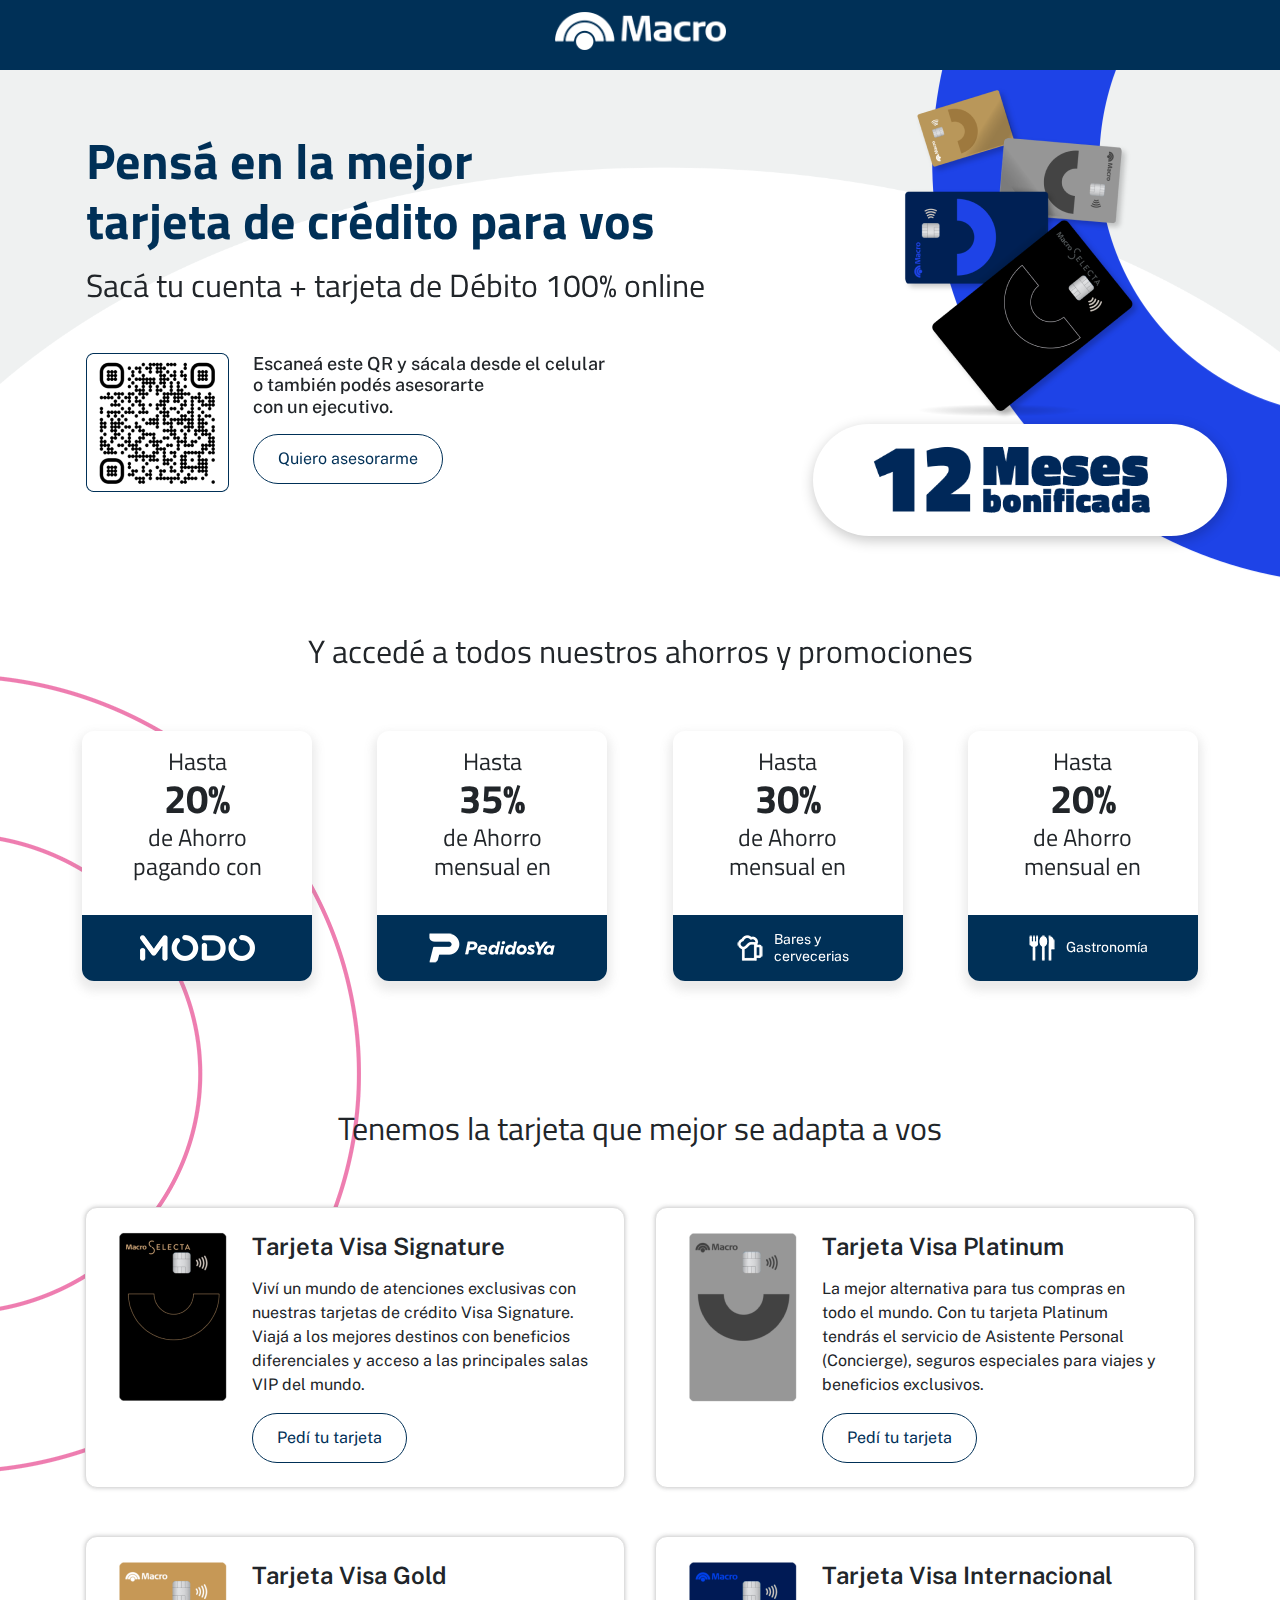
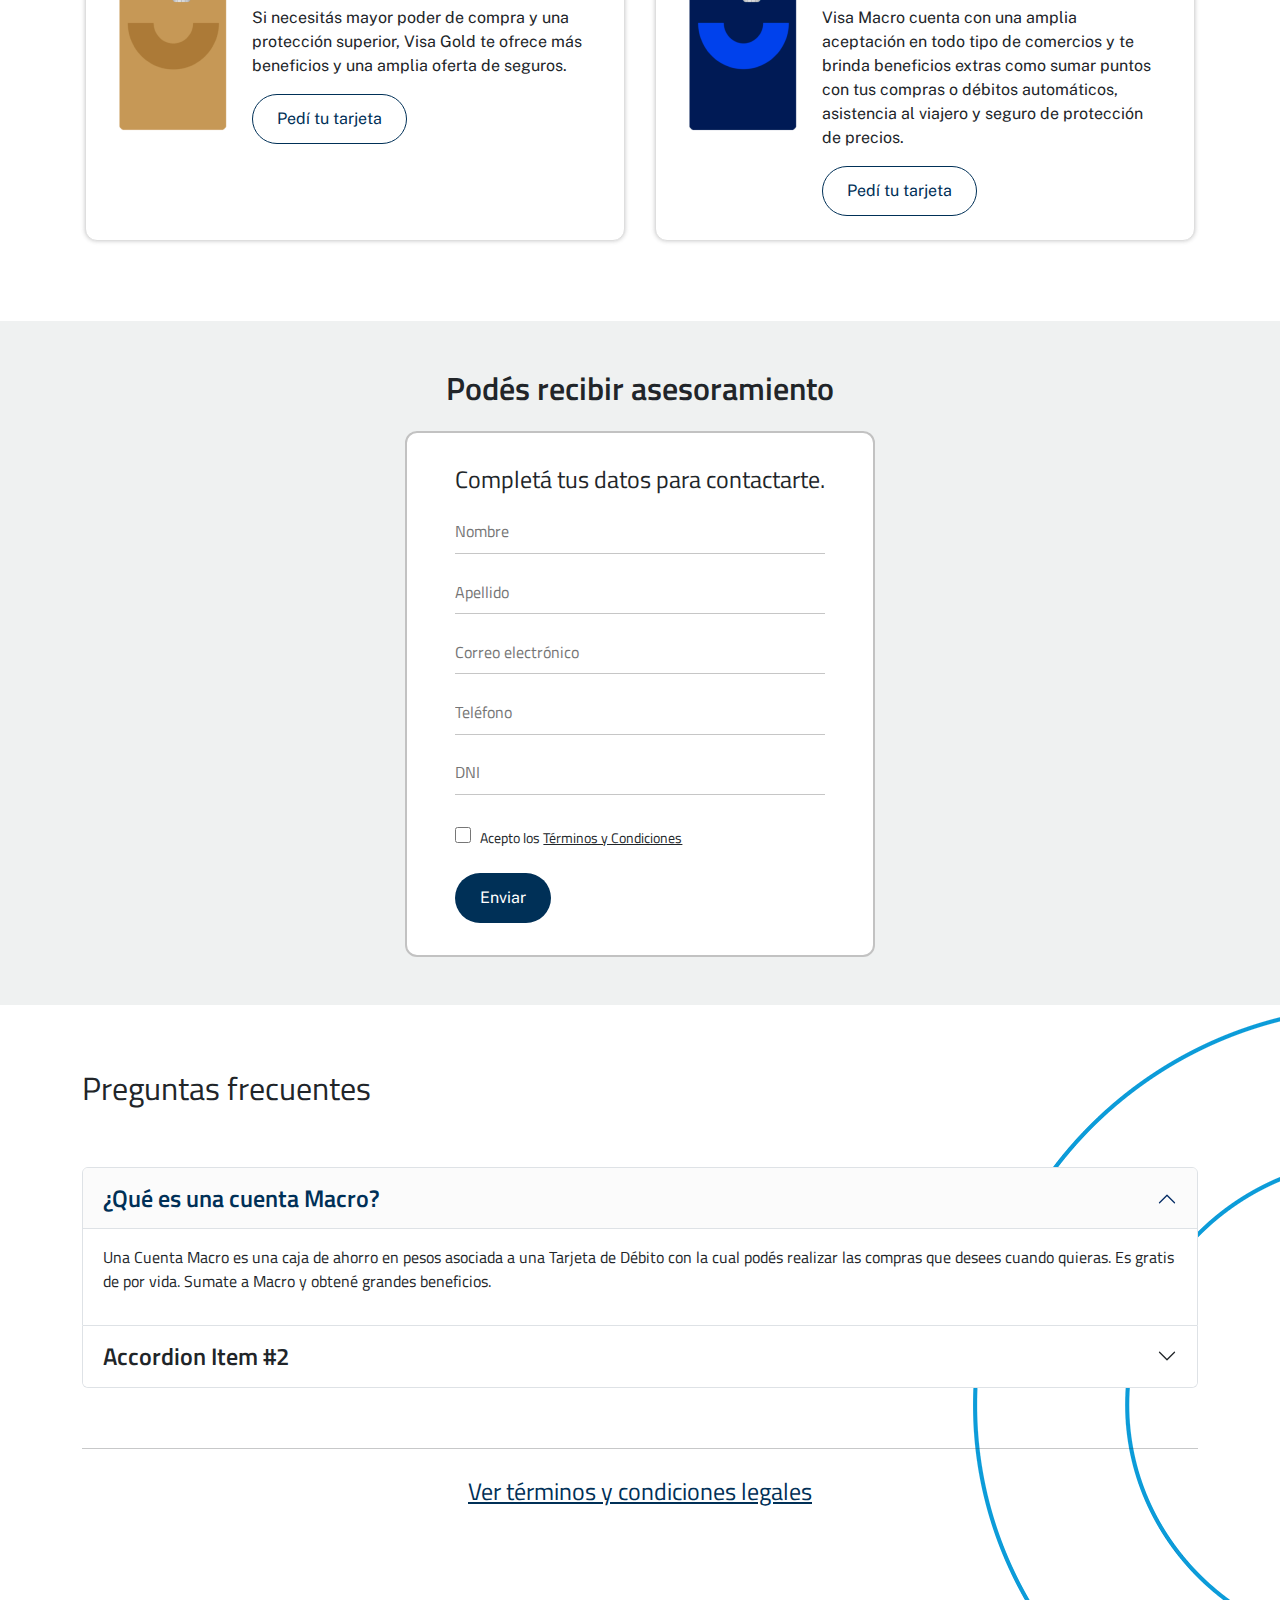
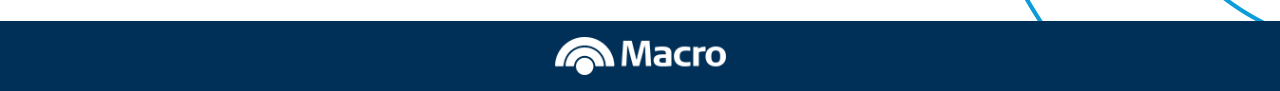
<file: index.html>
<!doctype html>
<html lang="es">

<head>
    <meta charset="utf-8">
    <meta name="viewport" content="width=device-width, initial-scale=1">
    <meta name="description" content="Descripción de la página">
    <meta name="keywords" content="palabra1, palabra2, palabra3">
    <title>Saca tu tarjeta</title>
    <link rel="shortcut icon" href="#" type="image/x-icon">
    <link rel="stylesheet" href="css/master.css">
</head>

<body>

    <header>
        <div class="container-header">
            <img class="img-head-desktop" src="img/logo-blanco-sin-claim.png" alt="Logo Banco Macro">
            <img class="img-head-mobile" src="img/logomacromobile.png" alt="Logo Banco Macro Mobile">
            <a href="#" class="btn btn-navy-main-outline">Quiero mi tarjeta</a>
        </div>
    </header>
    <main>
        <!-- SECCIÓN DE BANNER - TEXTO E IMAGEN -->
        <section id="bm-banner">
            <div class="container">
                <div class="row align-items-center">
                    <article class="col-lg-8 bm-banner-first" data-aos="zoom-in">
                        <div>
                            <h1 class="fw-bold">Pensá en la mejor <br class="d-none d-lg-block"> tarjeta de crédito para
                                vos</h1>
                            <h4>Sacá tu cuenta + tarjeta de Débito 100% online</h4>
                            <button class="btn btn-lg btn-navy-main d-lg-none">Quiero mi tarjeta</button>

                            <!-- AGREGADO DE QR / SOLO DESKTOP -->
                            <article class="bm-card-horizontal d-none d-lg-flex mt-5">
                                <img src="img/tarjetasQR.png" alt="QR onboarding">
                                <div class="bm-card-horizontal_info">
                                    <h6>Escaneá este QR y sácala desde el celular <br>
                                        o también podés asesorarte <br>
                                        con un ejecutivo.</h6>
                                    <a href="#bm-form" class="btn btn-navy-main-outline-blue">Quiero asesorarme</a>
                                </div>
                            </article>
                        </div>
                    </article>
                    <article class="col-lg-4 bm-banner-second">
                        <img src="img/tarjetasBanner.png" alt="Tarjetas Macro" data-aos="fade-up-right">
                        <div class="bm-pild-social" data-aos="fade-up">
                            <img src="img/12meses.png" alt="YouTube 3 meses gratis">
                        </div>
                    </article>
                </div>
            </div>
            <div class="bm-banner-bg-shape" data-aos="fade-left"></div>
        </section>
        <!-- LINK ASESORAMIENTO / SOLO MOBILE -->
        <article class="article-info d-lg-none">
            <p>Podes también sacar tu tarjeta <br> asesorandote con un <a href="#bm-form">ejecutivo</a>.</p>
        </article>

        <!-- CONTENEDOR DE FONDO PARA SHAPE -->
        <div class="bm-bg-shape_left">
            <!-- SECCIÓN CARDS DE PROMOCIONES -->
            <section id="bm-promo">
                <div class="container-lg">
                    <h3 class="text-center mb-6" data-aos="fade-up-right">Y accedé a todos nuestros ahorros y
                        promociones</h3>
                    <article id="slider-promo" class="wrapper-cards-between">
                        <div class="bm-card-md" data-aos="fade-up-right">
                            <div class="bm-card-md_body">
                                <h5>Hasta <br><span>20%</span><br> de Ahorro <br>pagando con</h5>
                            </div>
                            <div class="bm-card-md_footer">
                                <img src="img/logo_Modo.png" alt="Logo MODO">
                            </div>
                        </div>

                        <div class="bm-card-md" data-aos="fade-up-right" data-aos-delay="100">
                            <div class="bm-card-md_body">
                                <h5>Hasta <br><span>35%</span><br> de Ahorro <br>mensual en</h5>
                            </div>
                            <div class="bm-card-md_footer">
                                <img src="img/logo_PedidosYa.png" alt="Logo PedidosYa">
                            </div>
                        </div>

                        <div class="bm-card-md" data-aos="fade-up-right" data-aos-delay="200">
                            <div class="bm-card-md_body">
                                <h5>Hasta <br><span>30%</span><br> de Ahorro <br>mensual en</h5>
                            </div>
                            <div class="bm-card-md_footer">
                                <span><img src="img/icon_BaresYCerveceria.png" alt="Icono Bares y cervecerias"></span>
                                <span>Bares y <br> cervecerias</span>
                            </div>
                        </div>

                        <div class="bm-card-md" data-aos="fade-up-right" data-aos-delay="300">
                            <div class="bm-card-md_body">
                                <h5>Hasta <br><span>20%</span><br> de Ahorro <br>mensual en</h5>
                            </div>
                            <div class="bm-card-md_footer">
                                <span><img src="img/icon_gastronomia.png" alt="Icono gastronomia"></span>
                                <span>Gastronomía</span>
                            </div>
                        </div>
                    </article>
                </div>
            </section>

            <!-- SECCIÓN MODULO DE TARJETAS -->
            <section id="bm-tarjetas">
                <div class="container">
                    <h3 class="text-center mb-6">Tenemos la tarjeta que mejor se adapta a vos</h3>
                    <div class="row gy-5">
                        <article class="col-md-6 col-center">
                            <div class="bm-card-horizontal border-card img-animate">
                                <img class="d-none d-lg-block" src="img/tarjetaBlack.png" alt="Tarjeta Visa Signature">
                                <div class="bm-card-horizontal_info order-1 order-md-2">
                                    <h4>Tarjeta Visa Signature</h4>
                                    <img class="d-lg-none" src="img/tarjetaBlack.png" alt="Tarjeta Visa Signature">
                                    <p>Viví un mundo de atenciones exclusivas con nuestras tarjetas de crédito Visa
                                        Signature. Viajá a los mejores destinos con beneficios diferenciales y acceso a
                                        las principales salas VIP del mundo.</p>
                                    <button class="btn btn-navy-main-outline-blue">Pedí tu tarjeta</button>
                                </div>
                            </div>
                        </article>
                        <article class="col-md-6 col-center">
                            <div class="bm-card-horizontal border-card img-animate">
                                <img class="d-none d-lg-block" src="img/tarjetaPlat.png" alt="Tarjeta Visa Platinum">
                                <div class="bm-card-horizontal_info">
                                    <h4>Tarjeta Visa Platinum</h4>
                                    <img class="d-lg-none" src="img/tarjetaPlat.png" alt="Tarjeta Visa Platinum">
                                    <p>La mejor alternativa para tus compras en todo el mundo. Con tu tarjeta Platinum
                                        tendrás el servicio de Asistente Personal (Concierge), seguros especiales para
                                        viajes y beneficios exclusivos.</p>
                                    <button class="btn btn-navy-main-outline-blue">Pedí tu tarjeta</button>
                                </div>
                            </div>
                        </article>
                        <article class="col-md-6 col-center">
                            <div class="bm-card-horizontal border-card img-animate">
                                <img class="d-none d-lg-block" src="img/tarjetaGold.png" alt="Tarjeta Visa Gold">
                                <div class="bm-card-horizontal_info">
                                    <h4>Tarjeta Visa Gold</h4>
                                    <img class="d-lg-none" src="img/tarjetaGold.png" alt="Tarjeta Visa Gold">
                                    <p>Si necesitás mayor poder de compra y una protección superior, Visa Gold te ofrece
                                        más beneficios y una amplia oferta de seguros.</p>
                                    <button class="btn btn-navy-main-outline-blue">Pedí tu tarjeta</button>
                                </div>
                            </div>
                        </article>
                        <article class="col-md-6 col-center">
                            <div class="bm-card-horizontal border-card img-animate">
                                <img class="d-none d-lg-block" src="img/tarjetaIntern.png"
                                    alt="Tarjeta Visa Internacional">
                                <div class="bm-card-horizontal_info">
                                    <h4>Tarjeta Visa Internacional</h4>
                                    <img class="d-lg-none" src="img/tarjetaIntern.png" alt="Tarjeta Visa Internacional">
                                    <p>Visa Macro cuenta con una amplia aceptación en todo tipo de comercios y te brinda
                                        beneficios extras como sumar puntos con tus compras o débitos automáticos,
                                        asistencia al viajero y seguro de protección de precios.</p>
                                    <button class="btn btn-navy-main-outline-blue">Pedí tu tarjeta</button>
                                </div>
                            </div>
                        </article>
                    </div>
                </div>
            </section>
        </div>

        <!-- SECCIÓN FORMULARIO DE CONTACTO -->
        <section id="bm-form">
            <div class="container">

                <h3 class="text-center mb-4">Podés recibir asesoramiento</h3>
                <article class="d-flex justify-content-center">
                    <form action="" class="bm-form-wrapper">
                        <h4>Completá tus datos para contactarte.</h4>
                        <input class="bm-input" type="text" placeholder="Nombre">
                        <input class="bm-input" type="text" placeholder="Apellido">
                        <input class="bm-input" type="email" placeholder="Correo electrónico">
                        <input class="bm-input" type="number" placeholder="Teléfono">
                        <input class="bm-input" type="text" placeholder="DNI">
                        <div class="form-group">
                            <label for="tyc" class="bm-label-tyc">
                                <input class="bm-input" type="checkbox" id="tyc"
                                    class="form-check-input terms-checkbox">
                                Acepto los <a href="#" data-bs-toggle="modal" data-bs-target="#tycModal">Términos y
                                    Condiciones</a>
                            </label>
                        </div>
                        <button class="btn btn-navy-main mt-4" type="submit">Enviar</button>
                    </form>
                </article>
            </div>
        </section>


        <!-- CONTENEDOR DE FONDO PARA SHAPE -->
        <div class="bm-bg-shape_right">
            <!-- SECCIÓN PREGUNTAS FRECUENTES -->
            <section id="bm-preguntas">
                <div class="container">
                    <h3 class="mb-6">Preguntas frecuentes</h3>
                    <article class="accordion" id="accordion-preguntas">
                        <div class="accordion-item">
                            <h6 class="accordion-header">
                                <button class="accordion-button" type="button" data-bs-toggle="collapse"
                                    data-bs-target="#collapseOne" aria-expanded="true" aria-controls="collapseOne">
                                    ¿Qué es una cuenta Macro?
                                </button>
                            </h6>
                            <div id="collapseOne" class="accordion-collapse collapse show"
                                data-bs-parent="#accordion-preguntas">
                                <div class="accordion-body">
                                    <p>Una Cuenta Macro es una caja de ahorro en pesos asociada a una Tarjeta de Débito
                                        con
                                        la cual podés realizar las compras que desees cuando quieras. Es gratis de por
                                        vida.
                                        Sumate a Macro y obtené grandes beneficios.</p>
                                </div>
                            </div>
                        </div>
                        <div class="accordion-item">
                            <h6 class="accordion-header">
                                <button class="accordion-button collapsed" type="button" data-bs-toggle="collapse"
                                    data-bs-target="#collapseTwo" aria-expanded="false" aria-controls="collapseTwo">
                                    Accordion Item #2
                                </button>
                            </h6>
                            <div id="collapseTwo" class="accordion-collapse collapse"
                                data-bs-parent="#accordion-preguntas">
                                <div class="accordion-body">
                                    <p>Lorem ipsum dolor <strong>sit amet consectetur</strong> adipisicing elit.
                                        Sapiente
                                        soluta autem, ut
                                        quaerat rem quam labore eligendi neque architecto similique repellat nisi
                                        reprehenderit est eos aliquam vero quas porro doloremque.</p>
                                </div>
                            </div>
                        </div>
                    </article>

                    <hr class="mt-6 mb-4">
                    <article>
                        <a class="link-collapse text-center mb-5" data-bs-toggle="collapse" href="#collapse-tyc"
                            role="button" aria-expanded="false" aria-controls="collapse-tyc">
                            Ver términos y condiciones legales
                        </a>

                        <div class="collapse" id="collapse-tyc">
                            <p>Lorem ipsum dolor sit amet consectetur adipisicing elit. Assumenda architecto temporibus
                                eligendi
                                perspiciatis! Excepturi neque minima magni et consectetur est hic, exercitationem nisi
                                ipsam
                                accusamus porro sed nulla a animi.</p>
                        </div>
                    </article>
                </div>
            </section>
        </div>

        <!-- SCROLL TOP / MODAL TYC -->
        <button class="scroll-to-top" onclick="scrollToTop()">&#8593;</button>
        <!-- Modal -->
        <div class="modal fade" id="tycModal" tabindex="-1" aria-labelledby="tycModalLabel" aria-hidden="true">
            <div class="modal-dialog modal-lg">
                <div class="modal-content">
                    <div class="modal-header p-4">
                        <h5 class="modal-title fs-3" id="tycModalLabel">Términos y Condiciones</h5>
                        <button type="button" class="btn-close" data-bs-dismiss="modal" aria-label="Close"></button>
                    </div>
                    <div class="modal-body p-4">
                        El titular de los datos personales presta su consentimiento libre, expreso e informado para que
                        los datos provistos sean utilizados y tratados en una base de datos siendo el destinatario y
                        titular de la misma Banco Macro S.A., con domicilio en la calle Av. Eduardo Madero 1182 C.A.B.A.
                        Los mismos son recabados con la finalidad de ofrecer y/o publicitar productos y/o servicios que
                        son objeto de la actividad que desarrolla. Banco Macro S.A. dará a los datos el tratamiento
                        exigido por la Ley de Protección de Datos Personales N°25.326 y su decreto reglamentario,
                        reservándose el derecho de ceder tales datos en las condiciones previstas por dicha ley. El
                        consentimiento dado podrá ser revocado en cualquier momento. Se informa que conforme a lo
                        establecido en el Artículo 6 inciso e) de la Ley de Protección de Datos Personales el interesado
                        podrá en cualquier momento ejercer los derechos de acceso, rectificación y supresión de sus
                        datos. Ley N° 25.326. Art. 27. (archivos, registros o bancos de datos con fines de publicidad)
                        inc. 3. El titular podrá en cualquier momento solicitar el retiro o bloqueo de su nombre de los
                        bancos de datos a los que se refiere el presente artículo. Dto. N° 1558/2001. Art. 27. En toda
                        comunicación con fines de publicidad que se realice por correo, teléfono, correo electrónico,
                        internet u otro medio a distancia a conocer, se deberá indicar, en forma expresa y destacada, la
                        posibilidad del titular del dato de solicitar el retiro o bloqueo, total o parcial, de su nombre
                        de la base de datos. A pedido del interesado, se deberá informar el nombre del responsable o
                        usuario del banco de datos que proveyó la información. La Agencia de Acceso a la Información
                        Pública, Órgano de Control de la Ley Nº 25.326, tiene la atribución de atender las denuncias y
                        reclamos que se interpongan con relación al incumplimiento de las normas sobre protección de
                        datos personales. DISP. 10/2008 D.N.P.D.P.: El titular de los datos personales tiene la facultad
                        de ejercer el derecho de acceso a los mismos en forma gratuita a intervalos no inferiores a seis
                        meses, salvo que se acredite un interés legítimo al efecto conforme lo establecido en el
                        artículo 14, inciso 3 de la Ley nº 25.326.
                    </div>
                </div>
            </div>
        </div>

    </main>
    <footer>
        <img src="img/logo-blanco-sin-claim.png" alt="Logo Banco Macro">
    </footer>

    <!-- Bootstrap Bundle -->
    <script src="js/bootstrap.bundle.min.js"></script>
    <!-- Slider JS JQUERY -->
    <script src="https://code.jquery.com/jquery-3.3.1.slim.min.js"></script>
    <script src="js/slick.min.js"></script>
    <script src="js/sliders.js"></script>
    <!-- Animaciones CSS JS -->
    <script src="js/aos.js"></script>
    <script>
        document.addEventListener("DOMContentLoaded", function () {
            const pild = document.querySelector('.bm-pild-social');
            function handleResize() {
                if (window.innerWidth < 996) {
                    pild.removeAttribute('data-aos');
                }
            }
            handleResize();
            AOS.init();
        });
    </script>
    <!-- SCROLL FIXED HEADER -->
    <script src="js/scroll-fix.js"></script>

</body>

</html>
</file>
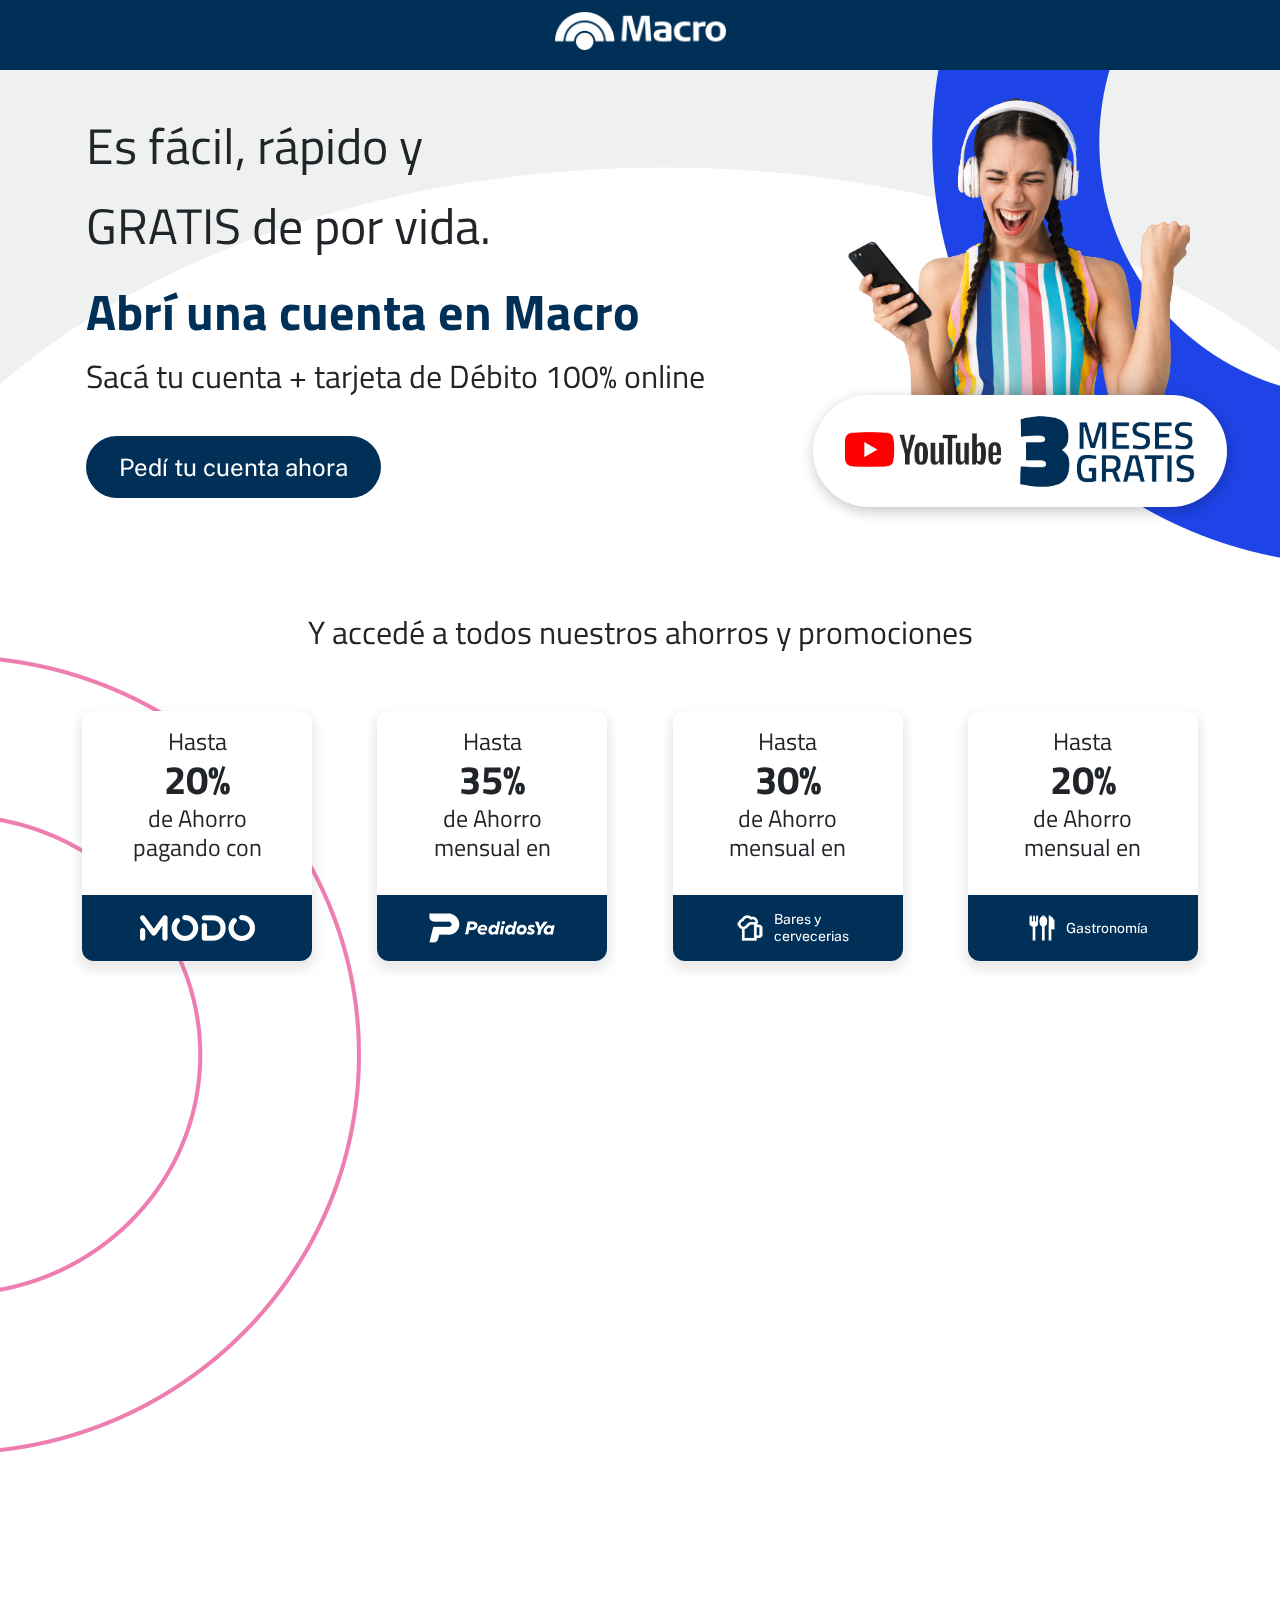
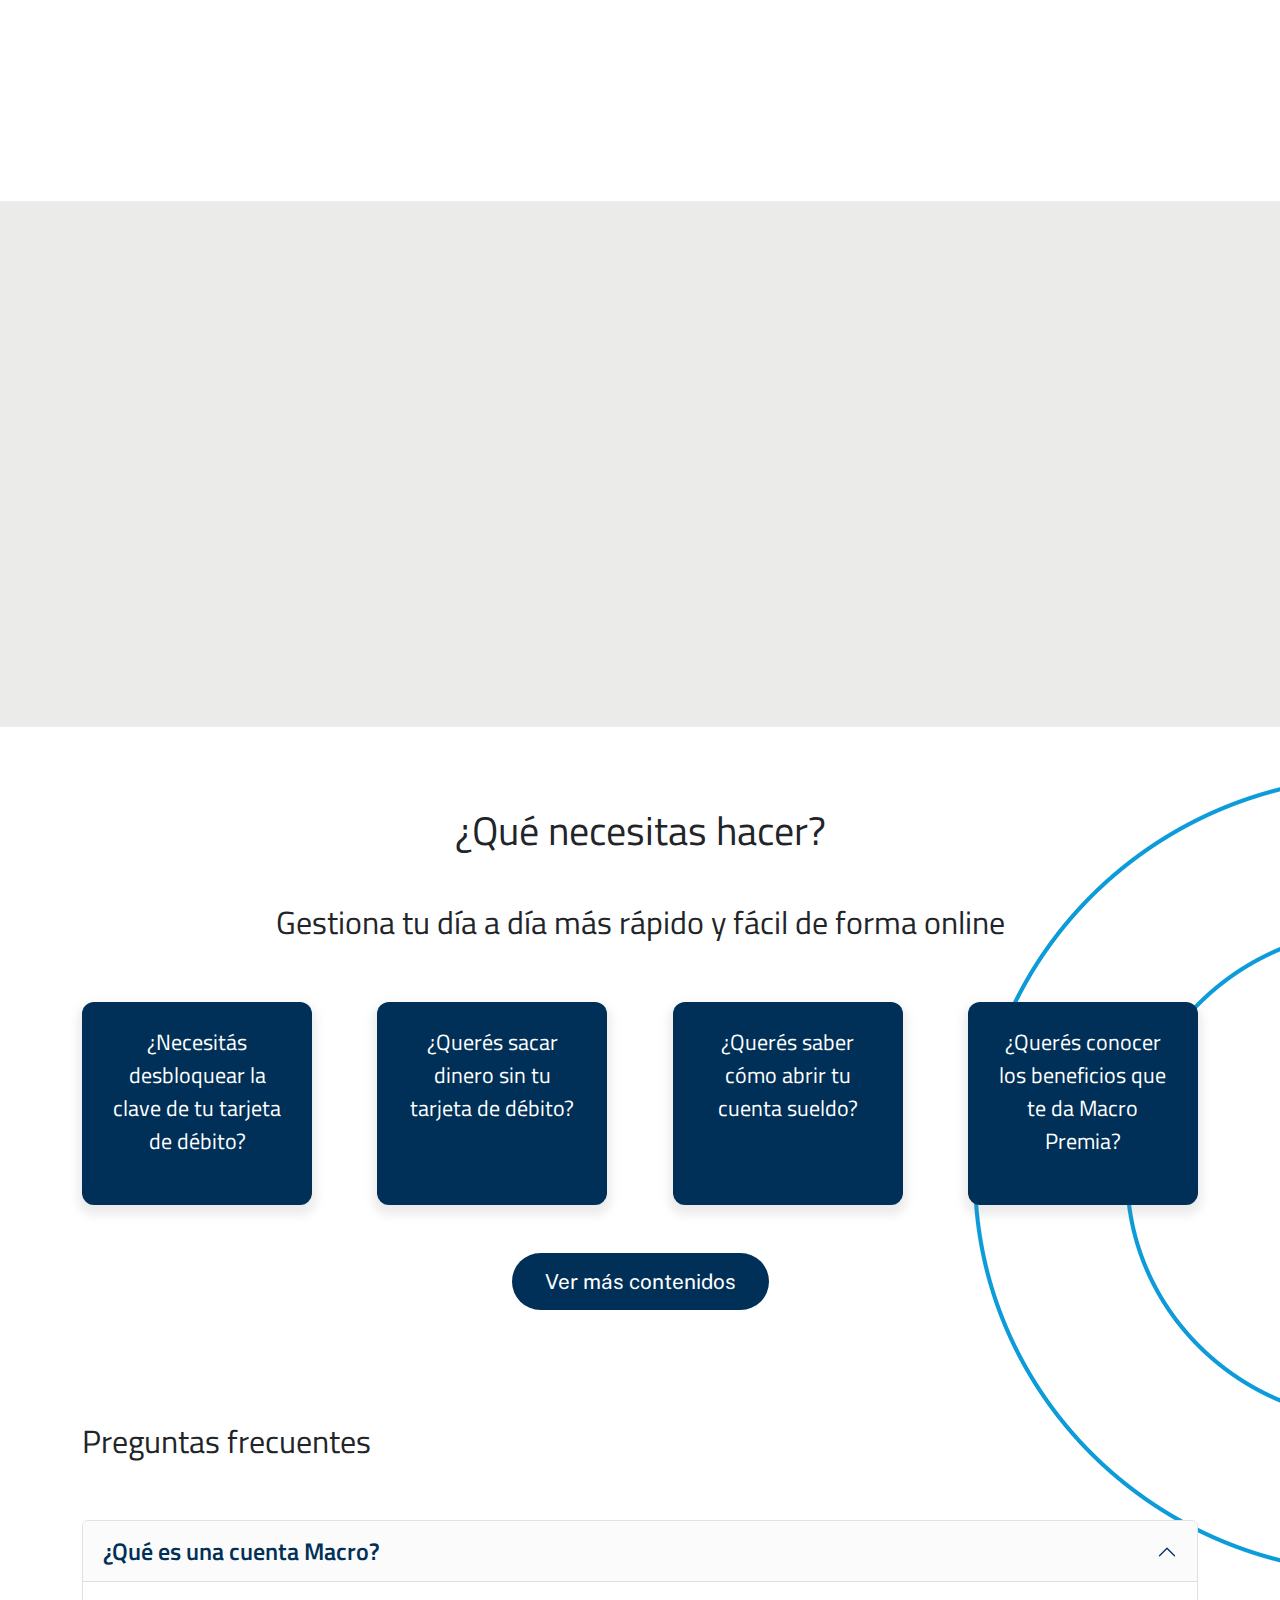
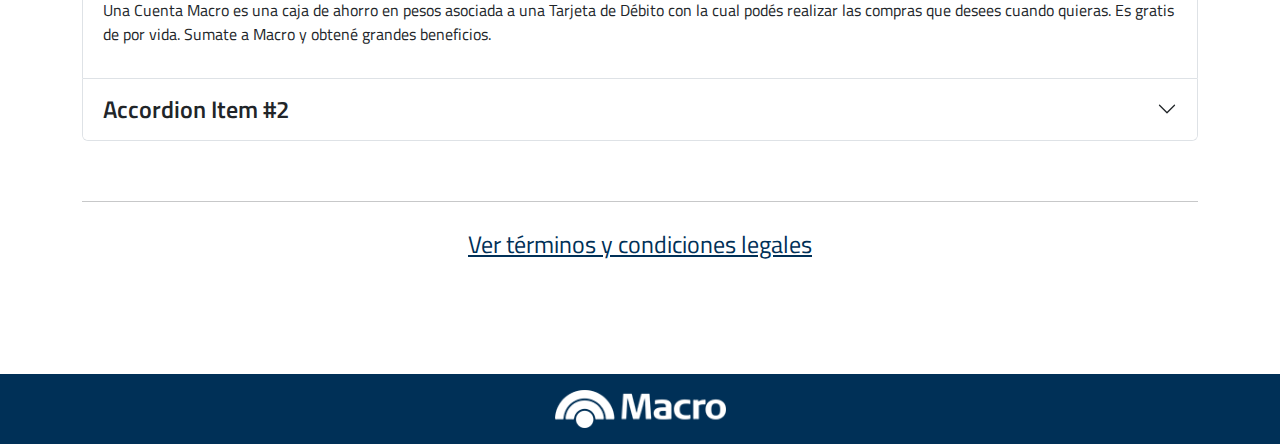
<file: index2.html>
<!doctype html>
<html lang="es">

<head>
    <meta charset="utf-8">
    <meta name="viewport" content="width=device-width, initial-scale=1">
    <meta name="description" content="Descripción de la página">
    <meta name="keywords" content="palabra1, palabra2, palabra3">
    <title>Abrí tu cuenta</title>
    <link rel="shortcut icon" href="#" type="image/x-icon">
    <link rel="stylesheet" href="css/master.css">
</head>

<body>

    <header>
        <div class="container-header">
            <img class="img-head-desktop" src="img/logo-blanco-sin-claim.png" alt="Logo Banco Macro">
            <img class="img-head-mobile" src="img/logomacromobile.png" alt="Logo Banco Macro Mobile">
            <a href="#" class="btn btn-navy-main-outline">Pedí tu cuenta ahora</a>
        </div>
    </header>
    <main>
        <!-- SECCIÓN DE BANNER - TEXTO E IMAGEN -->
        <section id="bm-banner">
            <div class="container">
                <div class="row align-items-center">
                    <article class="col-lg-8 bm-banner-first" data-aos="zoom-in">
                        <div>
                            <h2>Es fácil, rápido y <br> GRATIS de por vida.</h2>
                            <h1 class="fw-bold">Abrí una cuenta en Macro</h1>
                            <h4>Sacá tu cuenta + tarjeta de Débito <br class="d-md-none"> 100% online</h4>
                            <button class="btn btn-lg btn-navy-main">Pedí tu cuenta ahora</button>
                        </div>
                    </article>
                    <article class="col-lg-4 bm-banner-second">
                        <img src="img/personabanner.png" alt="Persona beneficiada" data-aos="fade-up-right">
                        <div class="bm-pild-social" data-aos="fade-up">
                            <img src="img/youtube3meses.png" alt="YouTube 3 meses gratis">
                        </div>
                    </article>
                </div>
            </div>
            <div class="bm-banner-bg-shape" data-aos="fade-left"></div>
        </section>

        <!-- CONTENEDOR DE FONDO PARA SHAPE -->
        <div class="bm-bg-shape_left">
            <!-- SECCIÓN CARDS DE PROMOCIONES -->
            <section id="bm-promo">
                <div class="container-lg">
                    <h3 class="text-center mb-6" data-aos="fade-up-right">Y accedé a todos nuestros ahorros y
                        promociones</h3>
                    <article id="slider-promo" class="wrapper-cards-between">
                        <div class="bm-card-md" data-aos="fade-up-right">
                            <div class="bm-card-md_body">
                                <h5>Hasta <br><span>20%</span><br> de Ahorro <br>pagando con</h5>
                            </div>
                            <div class="bm-card-md_footer">
                                <img src="img/logo_Modo.png" alt="Logo MODO">
                            </div>
                        </div>

                        <div class="bm-card-md" data-aos="fade-up-right" data-aos-delay="100">
                            <div class="bm-card-md_body">
                                <h5>Hasta <br><span>35%</span><br> de Ahorro <br>mensual en</h5>
                            </div>
                            <div class="bm-card-md_footer">
                                <img src="img/logo_PedidosYa.png" alt="Logo PedidosYa">
                            </div>
                        </div>

                        <div class="bm-card-md" data-aos="fade-up-right" data-aos-delay="200">
                            <div class="bm-card-md_body">
                                <h5>Hasta <br><span>30%</span><br> de Ahorro <br>mensual en</h5>
                            </div>
                            <div class="bm-card-md_footer">
                                <span><img src="img/icon_BaresYCerveceria.png" alt="Icono Bares y cervecerias"></span>
                                <span>Bares y <br> cervecerias</span>
                            </div>
                        </div>

                        <div class="bm-card-md" data-aos="fade-up-right" data-aos-delay="300">
                            <div class="bm-card-md_body">
                                <h5>Hasta <br><span>20%</span><br> de Ahorro <br>mensual en</h5>
                            </div>
                            <div class="bm-card-md_footer">
                                <span><img src="img/icon_gastronomia.png" alt="Icono gastronomia"></span>
                                <span>Gastronomía</span>
                            </div>
                        </div>
                    </article>
                </div>
            </section>

            <!-- SECCIÓN MODULOS INFORMACIÓN DE AHORRO -->
            <section id="bm-ahorro">
                <div class="container-lg">
                    <h3 class="text-center mb-6 animate-title" data-aos="zoom-out-down">Mucho más que una caja de ahorro
                    </h3>
                    <div class="row">
                        <article class="col-lg-8">
                            <div class="row">
                                <article class="col-lg-12 mb-4">
                                    <div class="bm-module-info vista-horizontal bg-navy-main" data-aos="fade-down">
                                        <h4>¿Sos fan de la música <br class="d-lg-none"> y las series?</h4>
                                        <p>Suscribite a tu plataforma de streaming favorita y podés pagarla a través de
                                            tu
                                            cuenta.</p>
                                    </div>
                                </article>
                                <article class="col-lg-6 mb-4">
                                    <div class="bm-module-info bg-sky-blue" data-aos="fade-up">
                                        <h4>Pagá como quieras <br> donde quieras.</h4>
                                        <p>Pagá online o en locales escaneando el QR desde la App Macro.</p>
                                    </div>
                                </article>
                                <article class="col-lg-6 mb-4">
                                    <div class="bm-module-info bg-pink-main" data-aos="fade-up">
                                        <h4>¿Te quedaste <br> sin saldo?</h4>
                                        <p>Recargá tu celu o tarjetas de transporte desde App Macro, de forma simple y
                                            fácil.</p>
                                    </div>
                                </article>
                            </div>
                        </article>
                        <article class="col-lg-4 mb-4">
                            <div class="bm-module-info bg-blue-main-x" data-aos="fade-left">
                                <h4>Enviá y recibí dinero</h4>
                                <p>Enviá plata al instante a quien quieras y a tan solo un click desde la App Macro.</p>
                                <img src="img/enviadinero.png" class="d-none d-lg-block"
                                    alt="Envia dinero desde la App Macro">
                            </div>
                        </article>
                    </div>
                </div>
            </section>
        </div>

       

        <!-- SECCIÓN CARDS DE PRODUCTOS -->
        <section id="bm-productos">
            <div class="container-lg">
                <h3 class="text-center mb-6" data-aos="fade-right">También te pueden interesar estos productos</h3>
                <article id="slider-productos" class="wrapper-cards-between">
                    <div class="bm-card-md" data-aos="fade-right" data-aos-delay="300">
                        <div class="bm-card-md_header">
                            <img src="img/Card.png" alt="Icono de tarjeta">
                        </div>
                        <div class="bm-card-md_body">
                            <h5>¿Querés sacar una Tarjeta?</h5>
                            <a href="#" class="btn btn-navy-main">Sacar una tarjeta</a>
                            <a href="" class="link-navy">Conocé más</a>
                        </div>
                    </div>

                    <div class="bm-card-md" data-aos="fade-right" data-aos-delay="200">
                        <div class="bm-card-md_header">
                            <img src="img/Card-smile.png" alt="Icono de cuenta">
                        </div>
                        <div class="bm-card-md_body">
                            <h5>¿Necesitás abrir una cuenta?</h5>
                            <a href="#" class="btn btn-navy-main">Abrir una cuenta</a>
                            <a href="" class="link-navy">Conocé más</a>
                        </div>
                    </div>

                    <div class="bm-card-md" data-aos="fade-right" data-aos-delay="100">
                        <div class="bm-card-md_header">
                            <img src="img/User.png" alt="Icono de usuario">
                        </div>
                        <div class="bm-card-md_body">
                            <h5>¿Querés traer tu sueldo?</h5>
                            <a href="#" class="btn btn-navy-main">Pasar mi sueldo</a>
                            <a href="" class="link-navy">Conocé más</a>
                        </div>
                    </div>

                    <div class="bm-card-md" data-aos="fade-right">
                        <div class="bm-card-md_header">
                            <img src="img/Card.png" alt="Definir imagen">
                        </div>
                        <div class="bm-card-md_body">
                            <h5>¿Querés tener tu Cuenta Joven?</h5>
                            <a href="#" class="btn btn-navy-main">Abrir tu cuenta MiBIO</a>
                            <a href="" class="link-navy">Conocé más</a>
                        </div>
                    </div>
                </article>
            </div>
        </section>

        <!-- CONTENEDOR DE FONDO PARA SHAPE -->
        <div class="bm-bg-shape_right">
            <!-- SECCIÓN REDIRECCIONES - QUE NECESITAS HACER -->
            <section id="bm-gestion">
                <div class="container-xl">
                    <h2 class="text-center mb-5">¿Qué necesitas hacer?</h2>
                    <h3 class="text-center mb-6">Gestiona tu día a día más rápido y fácil de
                        forma online</h3>
                    <article id="slider-gestion" class="wrapper-cards-between">
                        <a href="#">
                            <div class="bm-card-sm bm-card-navy">
                                <div class="bm-card-sm_body">
                                    <p>¿Necesitás desbloquear la clave de tu tarjeta de débito?</p>
                                </div>
                            </div>
                        </a>

                        <a href="#">
                            <div class="bm-card-sm bm-card-navy">
                                <div class="bm-card-sm_body">
                                    <p>¿Querés sacar dinero sin tu tarjeta de débito?</p>
                                </div>
                            </div>
                        </a>

                        <a href="#">
                            <div class="bm-card-sm bm-card-navy">
                                <div class="bm-card-sm_body">
                                    <p>¿Querés saber cómo abrir tu cuenta sueldo?</p>
                                </div>
                            </div>
                        </a>

                        <a href="#">
                            <div class="bm-card-sm bm-card-navy">
                                <div class="bm-card-sm_body">
                                    <p>¿Querés conocer los beneficios que te da Macro Premia?</p>
                                </div>
                            </div>
                        </a>
                    </article>
                    <div class="text-center">
                        <a href="#" class="btn btn-lg btn-navy-main mt-5 mb-3">Ver más contenidos</a>
                    </div>
                </div>
            </section>

            <!-- SECCIÓN PREGUNTAS FRECUENTES -->
            <section id="bm-preguntas">
                <div class="container">
                    <h3 class="mb-6">Preguntas frecuentes</h3>
                    <article class="accordion" id="accordion-preguntas">
                        <div class="accordion-item">
                            <h6 class="accordion-header">
                                <button class="accordion-button" type="button" data-bs-toggle="collapse"
                                    data-bs-target="#collapseOne" aria-expanded="true" aria-controls="collapseOne">
                                    ¿Qué es una cuenta Macro?
                                </button>
                            </h6>
                            <div id="collapseOne" class="accordion-collapse collapse show"
                                data-bs-parent="#accordion-preguntas">
                                <div class="accordion-body">
                                    <p>Una Cuenta Macro es una caja de ahorro en pesos asociada a una Tarjeta de Débito
                                        con
                                        la cual podés realizar las compras que desees cuando quieras. Es gratis de por
                                        vida.
                                        Sumate a Macro y obtené grandes beneficios.</p>
                                </div>
                            </div>
                        </div>
                        <div class="accordion-item">
                            <h6 class="accordion-header">
                                <button class="accordion-button collapsed" type="button" data-bs-toggle="collapse"
                                    data-bs-target="#collapseTwo" aria-expanded="false" aria-controls="collapseTwo">
                                    Accordion Item #2
                                </button>
                            </h6>
                            <div id="collapseTwo" class="accordion-collapse collapse"
                                data-bs-parent="#accordion-preguntas">
                                <div class="accordion-body">
                                    <p>Lorem ipsum dolor <strong>sit amet consectetur</strong> adipisicing elit.
                                        Sapiente
                                        soluta autem, ut
                                        quaerat rem quam labore eligendi neque architecto similique repellat nisi
                                        reprehenderit est eos aliquam vero quas porro doloremque.</p>
                                </div>
                            </div>
                        </div>
                    </article>

                    <hr class="mt-6 mb-4">
                    <article>
                        <a class="link-collapse text-center mb-5" data-bs-toggle="collapse" href="#collapse-tyc"
                            role="button" aria-expanded="false" aria-controls="collapse-tyc">
                            Ver términos y condiciones legales
                        </a>

                        <div class="collapse" id="collapse-tyc">
                            <p>Lorem ipsum dolor sit amet consectetur adipisicing elit. Assumenda architecto temporibus
                                eligendi
                                perspiciatis! Excepturi neque minima magni et consectetur est hic, exercitationem nisi
                                ipsam
                                accusamus porro sed nulla a animi.</p>
                        </div>
                    </article>
                </div>
            </section>
        </div>

        <button class="scroll-to-top" onclick="scrollToTop()">&#8593;</button>
    </main>
    <footer>
        <img src="img/logo-blanco-sin-claim.png" alt="Logo Banco Macro">
    </footer>

    <!-- Bootstrap Bundle -->
    <script src="js/bootstrap.bundle.min.js"></script>
    <!-- Slider JS JQUERY -->
    <script src="https://code.jquery.com/jquery-3.3.1.slim.min.js"></script>
    <script src="js/slick.min.js"></script>
    <script src="js/sliders.js"></script>
    <!-- Animaciones CSS JS -->
    <script src="js/aos.js"></script>
    <script>
        document.addEventListener("DOMContentLoaded", function () {
            const pild = document.querySelector('.bm-pild-social');
            function handleResize() {
                if (window.innerWidth < 996) {
                    pild.removeAttribute('data-aos');
                }
            }
            handleResize();
            AOS.init();
        });
    </script>
    <!-- SCROLL FIXED HEADER -->
    <script src="js/scroll-fix.js"></script>

</body>

</html>
</file>
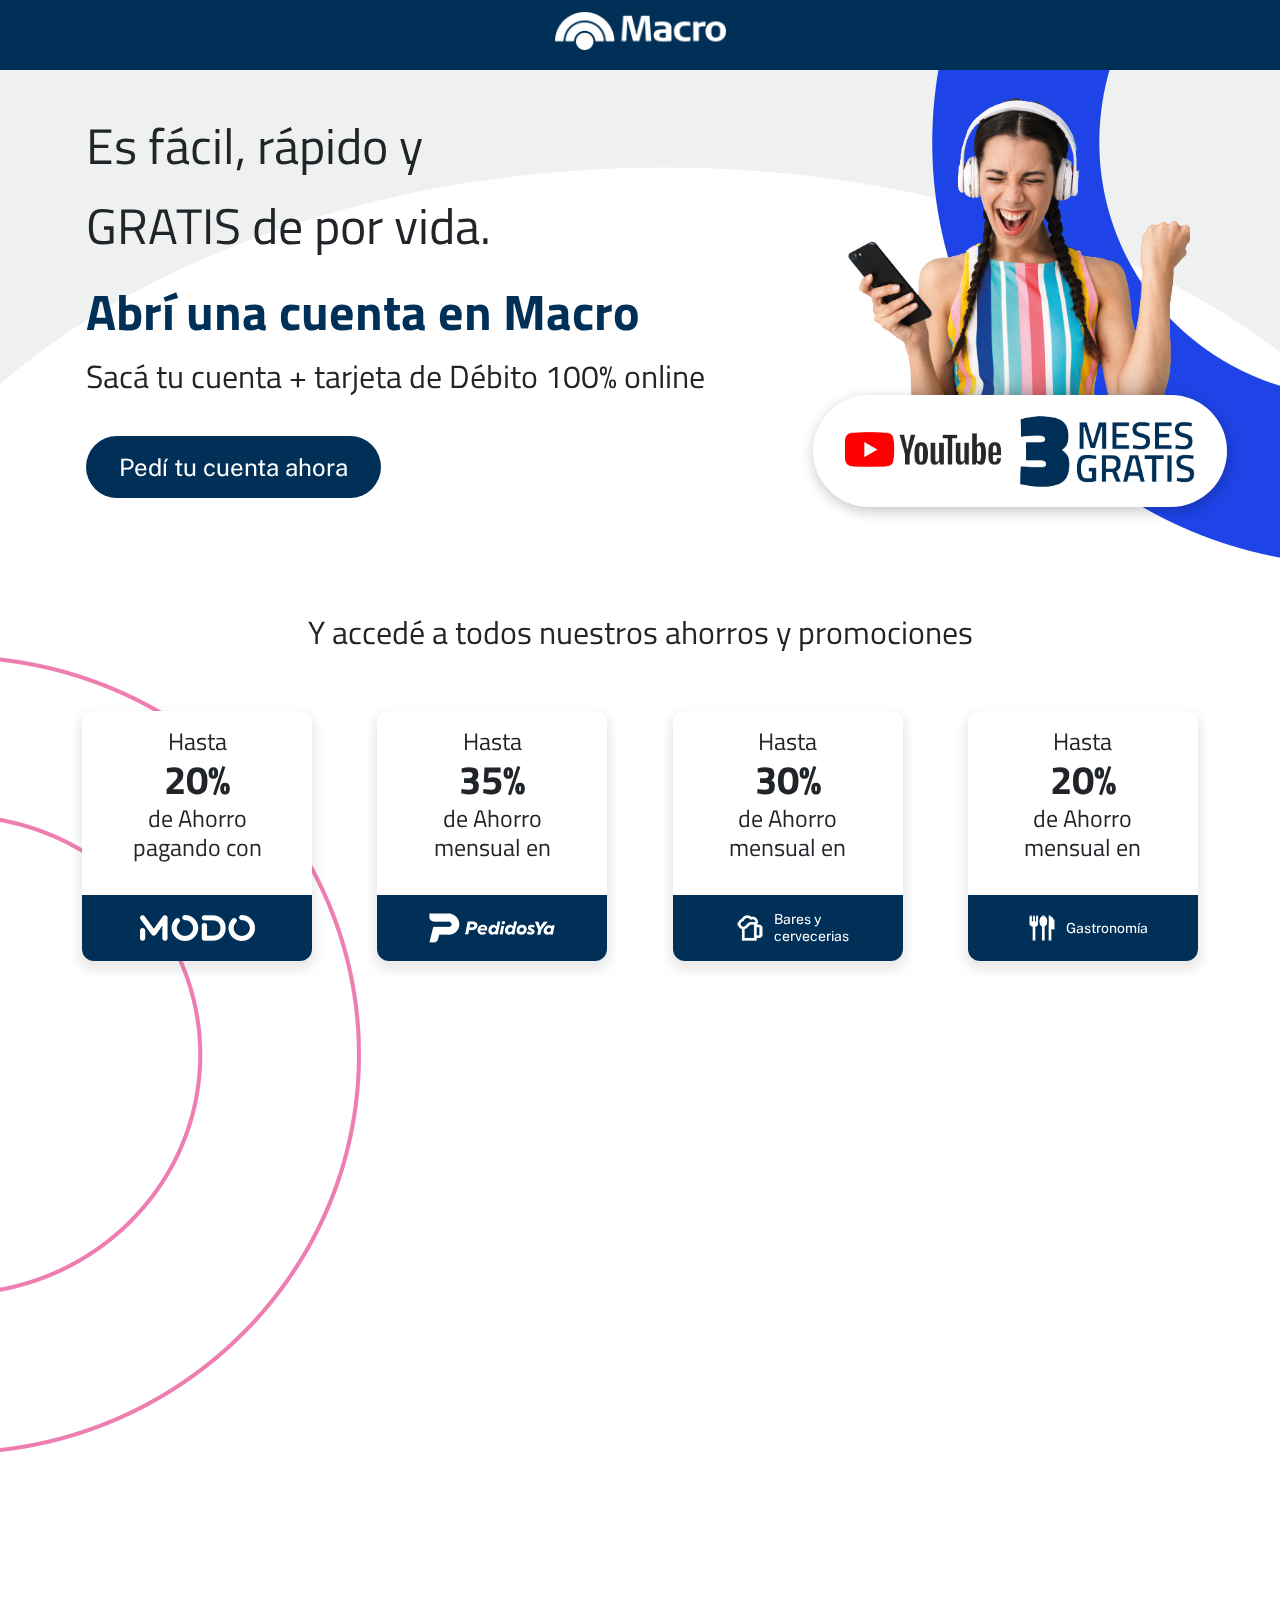
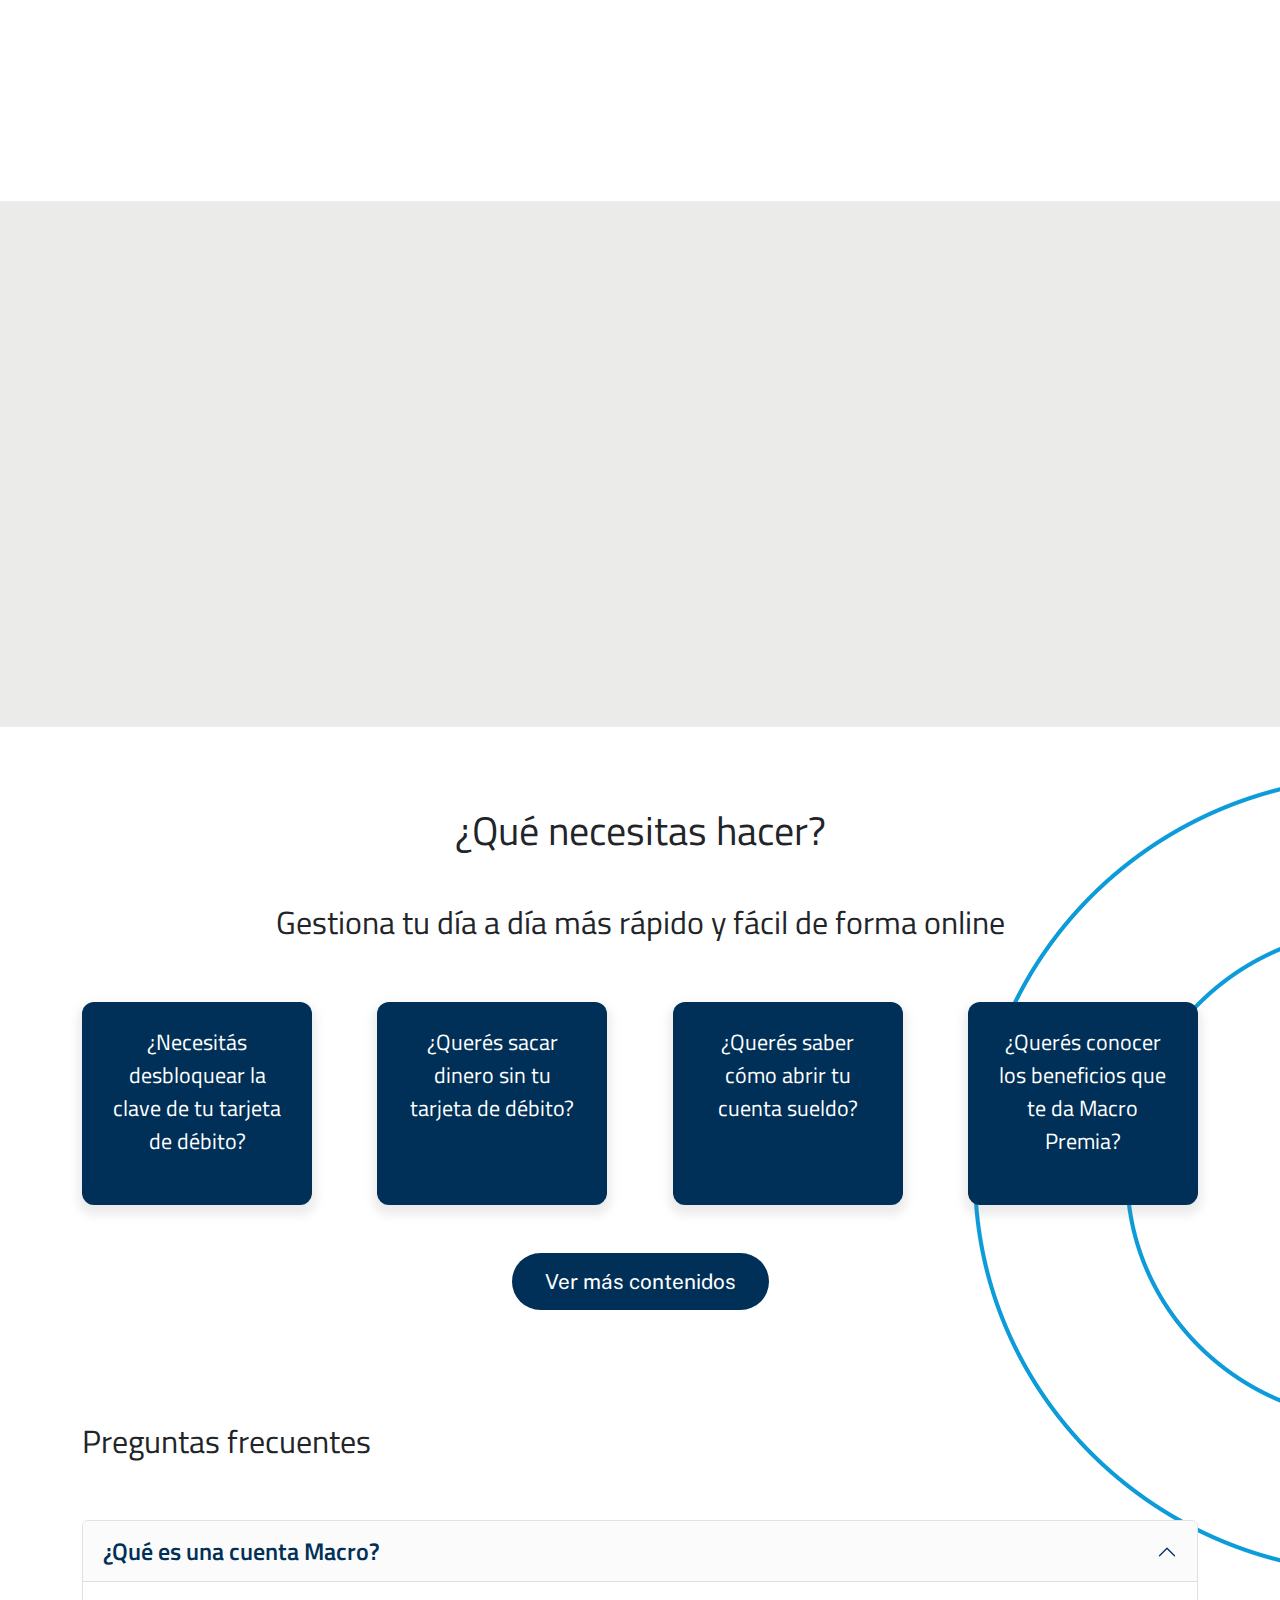
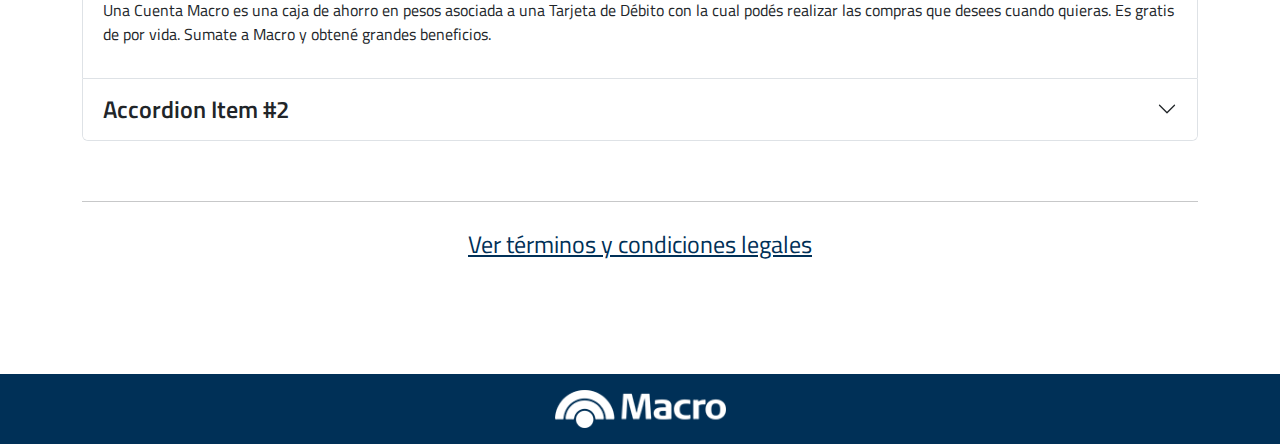
<file: sacatucuenta.html>
<!doctype html>
<html lang="es">

<head>
    <meta charset="utf-8">
    <meta name="viewport" content="width=device-width, initial-scale=1">
    <meta name="description" content="Descripción de la página">
    <meta name="keywords" content="palabra1, palabra2, palabra3">
    <title>Abrí tu cuenta</title>
    <link rel="shortcut icon" href="#" type="image/x-icon">
    <link rel="stylesheet" href="css/master.css">
</head>

<body>

    <header>
        <div class="container-header">
            <img class="img-head-desktop" src="img/logo-blanco-sin-claim.png" alt="Logo Banco Macro">
            <img class="img-head-mobile" src="img/logomacromobile.png" alt="Logo Banco Macro Mobile">
            <a href="#" class="btn btn-navy-main-outline">Pedí tu cuenta ahora</a>
        </div>
    </header>
    <main>
        <!-- SECCIÓN DE BANNER - TEXTO E IMAGEN -->
        <section id="bm-banner">
            <div class="container">
                <div class="row align-items-center">
                    <article class="col-lg-8 bm-banner-first" data-aos="zoom-in">
                        <div>
                            <h2>Es fácil, rápido y <br> GRATIS de por vida.</h2>
                            <h1 class="fw-bold">Abrí una cuenta en Macro</h1>
                            <h4>Sacá tu cuenta + tarjeta de Débito <br class="d-md-none"> 100% online</h4>
                            <button class="btn btn-lg btn-navy-main">Pedí tu cuenta ahora</button>
                        </div>
                    </article>
                    <article class="col-lg-4 bm-banner-second">
                        <img src="img/personabanner.png" alt="Persona beneficiada" data-aos="fade-up-right">
                        <div class="bm-pild-social" data-aos="fade-up">
                            <img src="img/youtube3meses.png" alt="YouTube 3 meses gratis">
                        </div>
                    </article>
                </div>
            </div>
            <div class="bm-banner-bg-shape" data-aos="fade-left"></div>
        </section>

        <!-- CONTENEDOR DE FONDO PARA SHAPE -->
        <div class="bm-bg-shape_left">
            <!-- SECCIÓN CARDS DE PROMOCIONES -->
            <section id="bm-promo">
                <div class="container-lg">
                    <h3 class="text-center mb-6" data-aos="fade-up-right">Y accedé a todos nuestros ahorros y
                        promociones</h3>
                    <article id="slider-promo" class="wrapper-cards-between">
                        <div class="bm-card-md" data-aos="fade-up-right">
                            <div class="bm-card-md_body">
                                <h5>Hasta <br><span>20%</span><br> de Ahorro <br>pagando con</h5>
                            </div>
                            <div class="bm-card-md_footer">
                                <img src="img/logo_Modo.png" alt="Logo MODO">
                            </div>
                        </div>

                        <div class="bm-card-md" data-aos="fade-up-right" data-aos-delay="100">
                            <div class="bm-card-md_body">
                                <h5>Hasta <br><span>35%</span><br> de Ahorro <br>mensual en</h5>
                            </div>
                            <div class="bm-card-md_footer">
                                <img src="img/logo_PedidosYa.png" alt="Logo PedidosYa">
                            </div>
                        </div>

                        <div class="bm-card-md" data-aos="fade-up-right" data-aos-delay="200">
                            <div class="bm-card-md_body">
                                <h5>Hasta <br><span>30%</span><br> de Ahorro <br>mensual en</h5>
                            </div>
                            <div class="bm-card-md_footer">
                                <span><img src="img/icon_BaresYCerveceria.png" alt="Icono Bares y cervecerias"></span>
                                <span>Bares y <br> cervecerias</span>
                            </div>
                        </div>

                        <div class="bm-card-md" data-aos="fade-up-right" data-aos-delay="300">
                            <div class="bm-card-md_body">
                                <h5>Hasta <br><span>20%</span><br> de Ahorro <br>mensual en</h5>
                            </div>
                            <div class="bm-card-md_footer">
                                <span><img src="img/icon_gastronomia.png" alt="Icono gastronomia"></span>
                                <span>Gastronomía</span>
                            </div>
                        </div>
                    </article>
                </div>
            </section>

            <!-- SECCIÓN MODULOS INFORMACIÓN DE AHORRO -->
            <section id="bm-ahorro">
                <div class="container-lg">
                    <h3 class="text-center mb-6 animate-title" data-aos="zoom-out-down">Mucho más que una caja de ahorro
                    </h3>
                    <div class="row">
                        <article class="col-lg-8" data-aos="fade-right">
                            <div class="row">
                                <article class="col-lg-12 mb-4">
                                    <div class="bm-module-info vista-horizontal bg-navy-main">
                                        <h4>¿Sos fan de la música <br class="d-lg-none"> y las series?</h4>
                                        <p>Suscribite a tu plataforma de streaming favorita y podés pagarla a través de
                                            tu
                                            cuenta.</p>
                                    </div>
                                </article>
                                <article class="col-lg-6 mb-4">
                                    <div class="bm-module-info bg-sky-blue">
                                        <h4>Pagá como quieras <br> donde quieras.</h4>
                                        <p>Pagá online o en locales escaneando el QR desde la App Macro.</p>
                                    </div>
                                </article>
                                <article class="col-lg-6 mb-4">
                                    <div class="bm-module-info bg-pink-main">
                                        <h4>¿Te quedaste <br> sin saldo?</h4>
                                        <p>Recargá tu celu o tarjetas de transporte desde App Macro, de forma simple y
                                            fácil.</p>
                                    </div>
                                </article>
                            </div>
                        </article>
                        <article class="col-lg-4 mb-4" data-aos="fade-left">
                            <div class="bm-module-info bg-blue-main-x">
                                <h4>Enviá y recibí dinero</h4>
                                <p>Enviá plata al instante a quien quieras y a tan solo un click desde la App Macro.</p>
                                <img src="img/enviadinero.png" class="d-none d-lg-block"
                                    alt="Envia dinero desde la App Macro">
                            </div>
                        </article>
                    </div>
                </div>
            </section>
        </div>

       

        <!-- SECCIÓN CARDS DE PRODUCTOS -->
        <section id="bm-productos">
            <div class="container-lg">
                <h3 class="text-center mb-6" data-aos="fade-right">También te pueden interesar estos productos</h3>
                <article id="slider-productos" class="wrapper-cards-between">
                    <div class="bm-card-md" data-aos="fade-right" data-aos-delay="300">
                        <div class="bm-card-md_header">
                            <img src="img/Card.png" alt="Icono de tarjeta">
                        </div>
                        <div class="bm-card-md_body">
                            <h5>¿Querés sacar una Tarjeta?</h5>
                            <a href="#" class="btn btn-navy-main">Sacar una tarjeta</a>
                            <a href="" class="link-navy">Conocé más</a>
                        </div>
                    </div>

                    <div class="bm-card-md" data-aos="fade-right" data-aos-delay="200">
                        <div class="bm-card-md_header">
                            <img src="img/Card-smile.png" alt="Icono de cuenta">
                        </div>
                        <div class="bm-card-md_body">
                            <h5>¿Necesitás abrir una cuenta?</h5>
                            <a href="#" class="btn btn-navy-main">Abrir una cuenta</a>
                            <a href="" class="link-navy">Conocé más</a>
                        </div>
                    </div>

                    <div class="bm-card-md" data-aos="fade-right" data-aos-delay="100">
                        <div class="bm-card-md_header">
                            <img src="img/User.png" alt="Icono de usuario">
                        </div>
                        <div class="bm-card-md_body">
                            <h5>¿Querés traer tu sueldo?</h5>
                            <a href="#" class="btn btn-navy-main">Pasar mi sueldo</a>
                            <a href="" class="link-navy">Conocé más</a>
                        </div>
                    </div>

                    <div class="bm-card-md" data-aos="fade-right">
                        <div class="bm-card-md_header">
                            <img src="img/Card.png" alt="Definir imagen">
                        </div>
                        <div class="bm-card-md_body">
                            <h5>¿Querés tener tu Cuenta Joven?</h5>
                            <a href="#" class="btn btn-navy-main">Abrir tu cuenta MiBIO</a>
                            <a href="" class="link-navy">Conocé más</a>
                        </div>
                    </div>
                </article>
            </div>
        </section>

        <!-- CONTENEDOR DE FONDO PARA SHAPE -->
        <div class="bm-bg-shape_right">
            <!-- SECCIÓN REDIRECCIONES - QUE NECESITAS HACER -->
            <section id="bm-gestion">
                <div class="container-xl">
                    <h2 class="text-center mb-5">¿Qué necesitas hacer?</h2>
                    <h3 class="text-center mb-6">Gestiona tu día a día más rápido y fácil de
                        forma online</h3>
                    <article id="slider-gestion" class="wrapper-cards-between">
                        <a href="#">
                            <div class="bm-card-sm bm-card-navy">
                                <div class="bm-card-sm_body">
                                    <p>¿Necesitás desbloquear la clave de tu tarjeta de débito?</p>
                                </div>
                            </div>
                        </a>

                        <a href="#">
                            <div class="bm-card-sm bm-card-navy">
                                <div class="bm-card-sm_body">
                                    <p>¿Querés sacar dinero sin tu tarjeta de débito?</p>
                                </div>
                            </div>
                        </a>

                        <a href="#">
                            <div class="bm-card-sm bm-card-navy">
                                <div class="bm-card-sm_body">
                                    <p>¿Querés saber cómo abrir tu cuenta sueldo?</p>
                                </div>
                            </div>
                        </a>

                        <a href="#">
                            <div class="bm-card-sm bm-card-navy">
                                <div class="bm-card-sm_body">
                                    <p>¿Querés conocer los beneficios que te da Macro Premia?</p>
                                </div>
                            </div>
                        </a>
                    </article>
                    <div class="text-center">
                        <a href="#" class="btn btn-lg btn-navy-main mt-5 mb-3">Ver más contenidos</a>
                    </div>
                </div>
            </section>

            <!-- SECCIÓN PREGUNTAS FRECUENTES -->
            <section id="bm-preguntas">
                <div class="container">
                    <h3 class="mb-6">Preguntas frecuentes</h3>
                    <article class="accordion" id="accordion-preguntas">
                        <div class="accordion-item">
                            <h6 class="accordion-header">
                                <button class="accordion-button" type="button" data-bs-toggle="collapse"
                                    data-bs-target="#collapseOne" aria-expanded="true" aria-controls="collapseOne">
                                    ¿Qué es una cuenta Macro?
                                </button>
                            </h6>
                            <div id="collapseOne" class="accordion-collapse collapse show"
                                data-bs-parent="#accordion-preguntas">
                                <div class="accordion-body">
                                    <p>Una Cuenta Macro es una caja de ahorro en pesos asociada a una Tarjeta de Débito
                                        con
                                        la cual podés realizar las compras que desees cuando quieras. Es gratis de por
                                        vida.
                                        Sumate a Macro y obtené grandes beneficios.</p>
                                </div>
                            </div>
                        </div>
                        <div class="accordion-item">
                            <h6 class="accordion-header">
                                <button class="accordion-button collapsed" type="button" data-bs-toggle="collapse"
                                    data-bs-target="#collapseTwo" aria-expanded="false" aria-controls="collapseTwo">
                                    Accordion Item #2
                                </button>
                            </h6>
                            <div id="collapseTwo" class="accordion-collapse collapse"
                                data-bs-parent="#accordion-preguntas">
                                <div class="accordion-body">
                                    <p>Lorem ipsum dolor <strong>sit amet consectetur</strong> adipisicing elit.
                                        Sapiente
                                        soluta autem, ut
                                        quaerat rem quam labore eligendi neque architecto similique repellat nisi
                                        reprehenderit est eos aliquam vero quas porro doloremque.</p>
                                </div>
                            </div>
                        </div>
                    </article>

                    <hr class="mt-6 mb-4">
                    <article>
                        <a class="link-collapse text-center mb-5" data-bs-toggle="collapse" href="#collapse-tyc"
                            role="button" aria-expanded="false" aria-controls="collapse-tyc">
                            Ver términos y condiciones legales
                        </a>

                        <div class="collapse" id="collapse-tyc">
                            <p>Lorem ipsum dolor sit amet consectetur adipisicing elit. Assumenda architecto temporibus
                                eligendi
                                perspiciatis! Excepturi neque minima magni et consectetur est hic, exercitationem nisi
                                ipsam
                                accusamus porro sed nulla a animi.</p>
                        </div>
                    </article>
                </div>
            </section>
        </div>

        <button class="scroll-to-top" onclick="scrollToTop()">&#8593;</button>
    </main>
    <footer>
        <img src="img/logo-blanco-sin-claim.png" alt="Logo Banco Macro">
    </footer>

    <!-- Bootstrap Bundle -->
    <script src="js/bootstrap.bundle.min.js"></script>
    <!-- Slider JS JQUERY -->
    <script src="https://code.jquery.com/jquery-3.3.1.slim.min.js"></script>
    <script src="js/slick.min.js"></script>
    <script src="js/sliders.js"></script>
    <!-- Animaciones CSS JS -->
    <script src="js/aos.js"></script>
    <script>
        document.addEventListener("DOMContentLoaded", function () {
            const pild = document.querySelector('.bm-pild-social');
            function handleResize() {
                if (window.innerWidth < 996) {
                    pild.removeAttribute('data-aos');
                }
            }
            handleResize();
            AOS.init();
        });
    </script>
    <!-- SCROLL FIXED HEADER -->
    <script src="js/scroll-fix.js"></script>

</body>

</html>
</file>
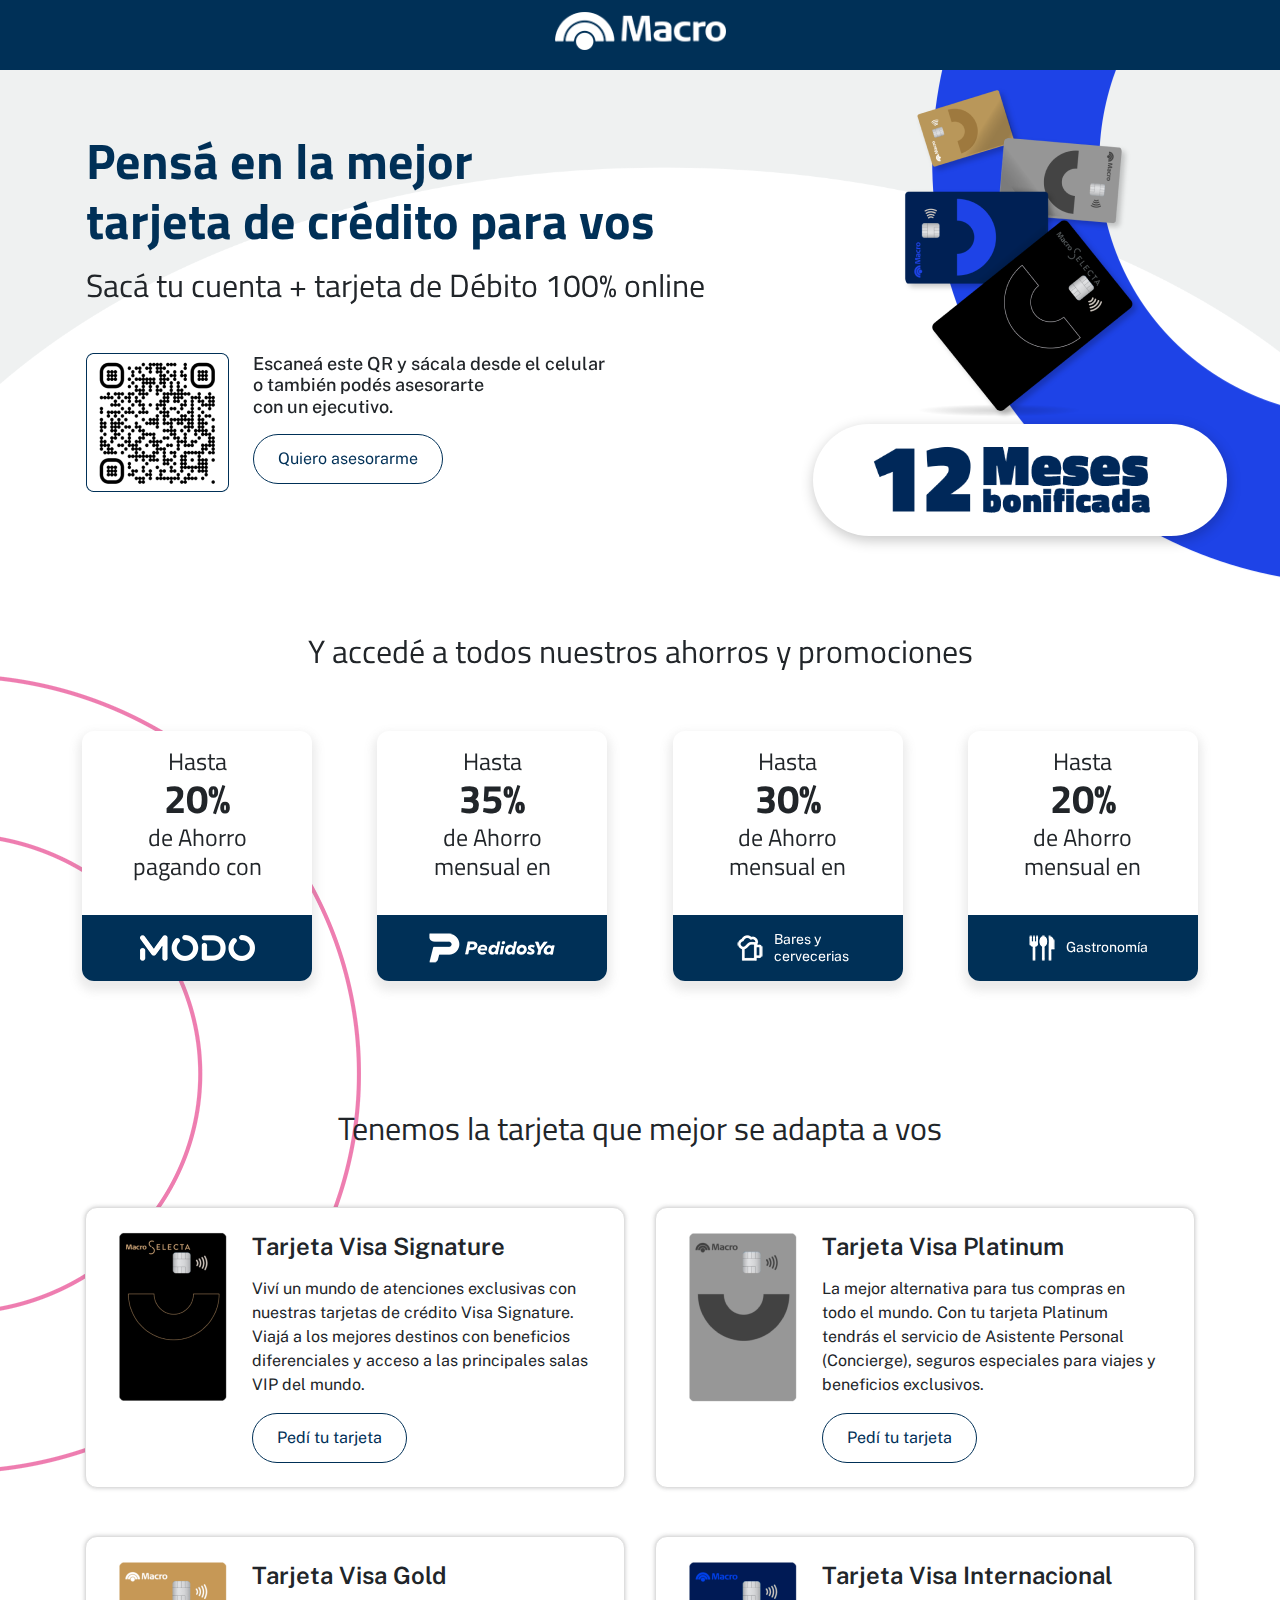
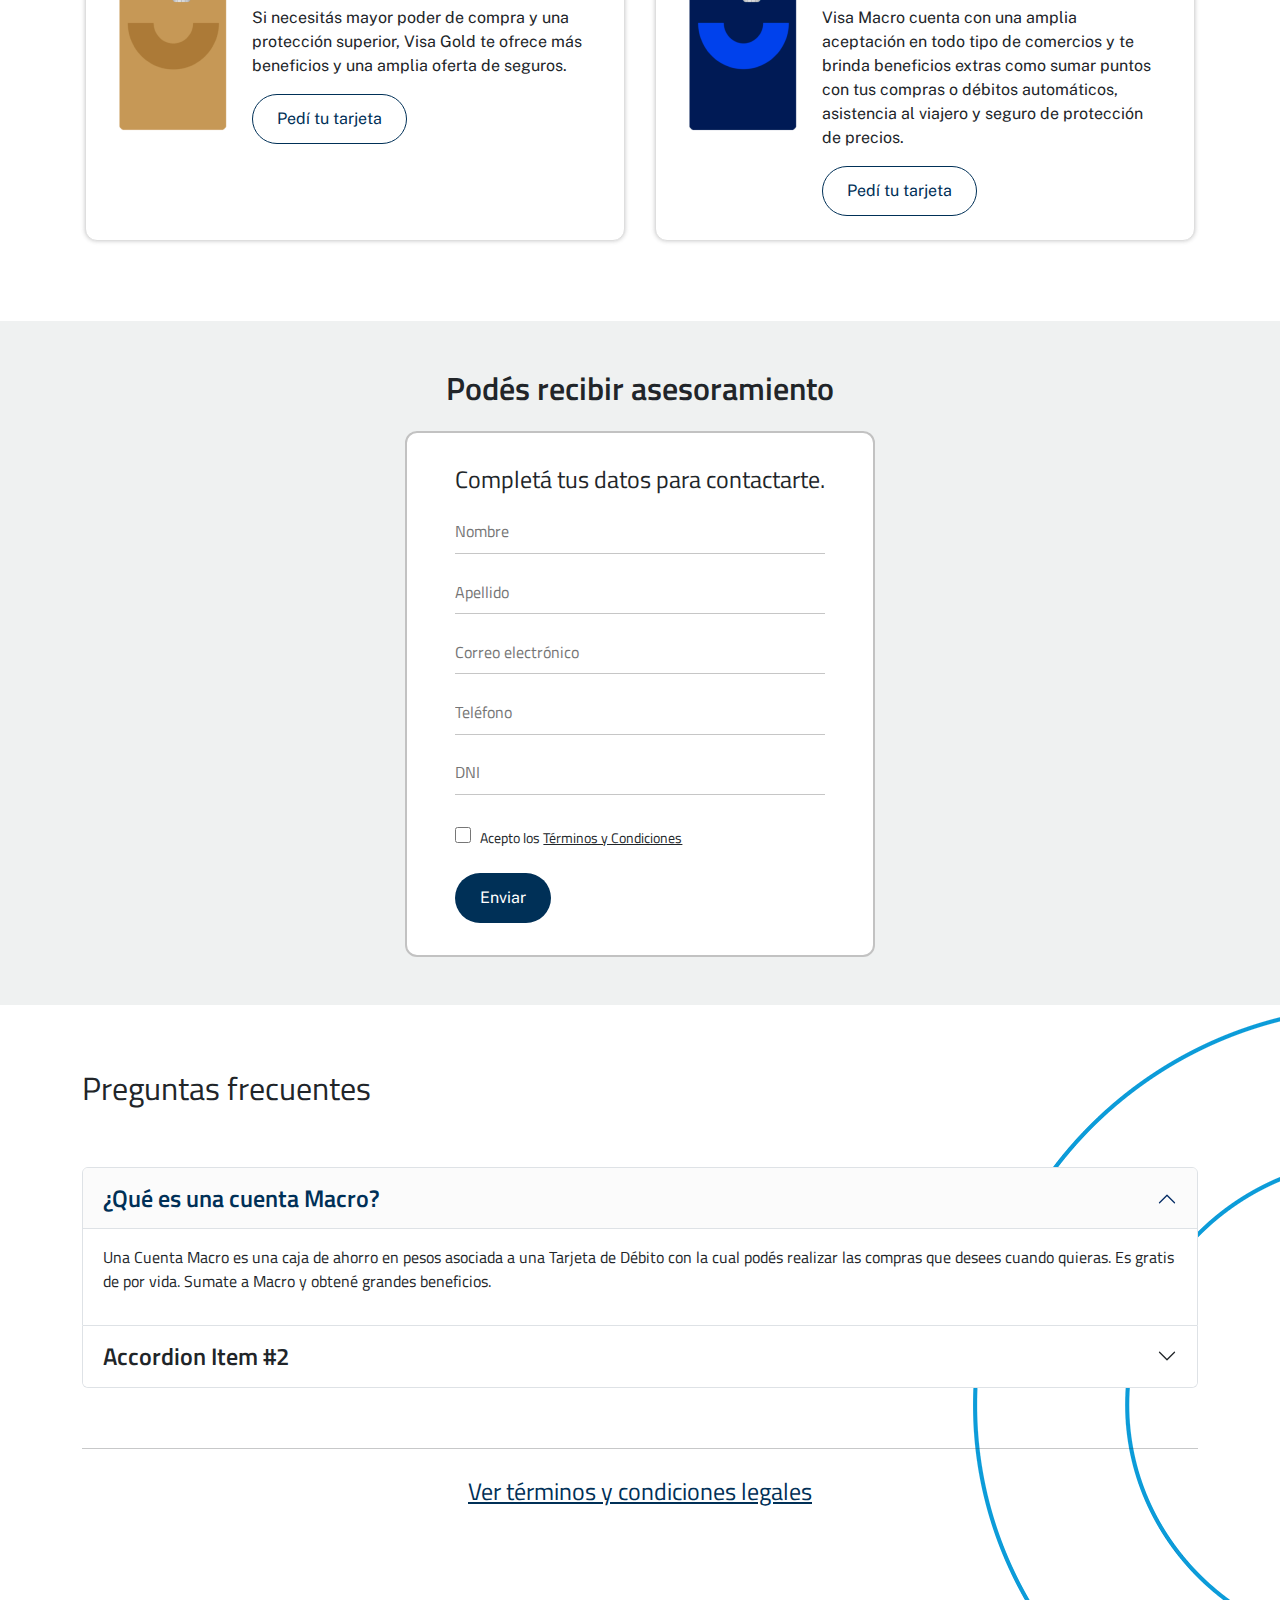
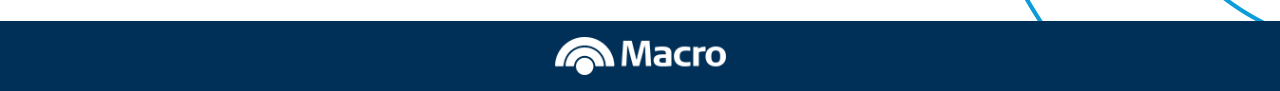
<file: sacaTuTarjeta.html>
<!doctype html>
<html lang="es">

<head>
    <meta charset="utf-8">
    <meta name="viewport" content="width=device-width, initial-scale=1">
    <meta name="description" content="Descripción de la página">
    <meta name="keywords" content="palabra1, palabra2, palabra3">
    <title>Saca tu tarjeta</title>
    <link rel="shortcut icon" href="#" type="image/x-icon">
    <link rel="stylesheet" href="css/master.css">
</head>

<body>

    <header>
        <div class="container-header">
            <img class="img-head-desktop" src="img/logo-blanco-sin-claim.png" alt="Logo Banco Macro">
            <img class="img-head-mobile" src="img/logomacromobile.png" alt="Logo Banco Macro Mobile">
            <a href="https://hacetecliente.macro.com.ar/sacatutarjeta" class="btn btn-navy-main-outline"
                data-utm="true">Quiero mi tarjeta</a>
        </div>
    </header>
    <main>
        <!-- SECCIÓN DE BANNER - TEXTO E IMAGEN -->
        <section id="bm-banner">
            <div class="container">
                <div class="row align-items-center">
                    <article class="col-lg-8 bm-banner-first" data-aos="zoom-in">
                        <div>
                            <h1 class="fw-bold">Pensá en la mejor <br class="d-none d-lg-block"> tarjeta de crédito para
                                vos</h1>
                            <h4>Sacá tu cuenta + tarjeta de Débito 100% online</h4>
                            <button class="btn btn-lg btn-navy-main d-lg-none">Quiero mi tarjeta</button>

                            <!-- AGREGADO DE QR / SOLO DESKTOP -->
                            <article class="bm-card-horizontal d-none d-lg-flex mt-5">
                                <img src="img/tarjetasQR.png" alt="QR onboarding">
                                <div class="bm-card-horizontal_info">
                                    <h6>Escaneá este QR y sácala desde el celular <br>
                                        o también podés asesorarte <br>
                                        con un ejecutivo.</h6>
                                    <a href="#bm-form" class="btn btn-navy-main-outline-blue">Quiero asesorarme</a>
                                </div>
                            </article>
                        </div>
                    </article>
                    <article class="col-lg-4 bm-banner-second">
                        <img src="img/tarjetasBanner.png" alt="Tarjetas Macro" data-aos="fade-up-right">
                        <div class="bm-pild-social" data-aos="fade-up">
                            <img src="img/12meses.png" alt="YouTube 3 meses gratis">
                        </div>
                    </article>
                </div>
            </div>
            <div class="bm-banner-bg-shape" data-aos="fade-left"></div>
        </section>
        <!-- LINK ASESORAMIENTO / SOLO MOBILE -->
        <article class="article-info d-lg-none">
            <p>Podes también sacar tu tarjeta <br> asesorandote con un <a href="#bm-form">ejecutivo</a>.</p>
        </article>

        <!-- CONTENEDOR DE FONDO PARA SHAPE -->
        <div class="bm-bg-shape_left">
            <!-- SECCIÓN CARDS DE PROMOCIONES -->
            <section id="bm-promo">
                <div class="container-lg">
                    <h3 class="text-center mb-6" data-aos="fade-up-right">Y accedé a todos nuestros ahorros y
                        promociones</h3>
                    <article id="slider-promo" class="wrapper-cards-between">
                        <div class="bm-card-md" data-aos="fade-up-right">
                            <div class="bm-card-md_body">
                                <h5>Hasta <br><span>20%</span><br> de Ahorro <br>pagando con</h5>
                            </div>
                            <div class="bm-card-md_footer">
                                <img src="img/logo_Modo.png" alt="Logo MODO">
                            </div>
                        </div>

                        <div class="bm-card-md" data-aos="fade-up-right" data-aos-delay="100">
                            <div class="bm-card-md_body">
                                <h5>Hasta <br><span>35%</span><br> de Ahorro <br>mensual en</h5>
                            </div>
                            <div class="bm-card-md_footer">
                                <img src="img/logo_PedidosYa.png" alt="Logo PedidosYa">
                            </div>
                        </div>

                        <div class="bm-card-md" data-aos="fade-up-right" data-aos-delay="200">
                            <div class="bm-card-md_body">
                                <h5>Hasta <br><span>30%</span><br> de Ahorro <br>mensual en</h5>
                            </div>
                            <div class="bm-card-md_footer">
                                <span><img src="img/icon_BaresYCerveceria.png" alt="Icono Bares y cervecerias"></span>
                                <span>Bares y <br> cervecerias</span>
                            </div>
                        </div>

                        <div class="bm-card-md" data-aos="fade-up-right" data-aos-delay="300">
                            <div class="bm-card-md_body">
                                <h5>Hasta <br><span>20%</span><br> de Ahorro <br>mensual en</h5>
                            </div>
                            <div class="bm-card-md_footer">
                                <span><img src="img/icon_gastronomia.png" alt="Icono gastronomia"></span>
                                <span>Gastronomía</span>
                            </div>
                        </div>
                    </article>
                </div>
            </section>

            <!-- SECCIÓN MODULO DE TARJETAS -->
            <section id="bm-tarjetas">
                <div class="container">
                    <h3 class="text-center mb-6">Tenemos la tarjeta que mejor se adapta a vos</h3>
                    <div class="row gy-5">
                        <article class="col-md-6 col-center">
                            <div class="bm-card-horizontal border-card img-animate">
                                <img class="d-none d-lg-block" src="img/tarjetaBlack.png" alt="Tarjeta Visa Signature">
                                <div class="bm-card-horizontal_info order-1 order-md-2">
                                    <h4>Tarjeta Visa Signature</h4>
                                    <img class="d-lg-none" src="img/tarjetaBlack.png" alt="Tarjeta Visa Signature">
                                    <p>Viví un mundo de atenciones exclusivas con nuestras tarjetas de crédito Visa
                                        Signature. Viajá a los mejores destinos con beneficios diferenciales y acceso a
                                        las principales salas VIP del mundo.</p>
                                    <button class="btn btn-navy-main-outline-blue">Pedí tu tarjeta</button>
                                </div>
                            </div>
                        </article>
                        <article class="col-md-6 col-center">
                            <div class="bm-card-horizontal border-card img-animate">
                                <img class="d-none d-lg-block" src="img/tarjetaPlat.png" alt="Tarjeta Visa Platinum">
                                <div class="bm-card-horizontal_info">
                                    <h4>Tarjeta Visa Platinum</h4>
                                    <img class="d-lg-none" src="img/tarjetaPlat.png" alt="Tarjeta Visa Platinum">
                                    <p>La mejor alternativa para tus compras en todo el mundo. Con tu tarjeta Platinum
                                        tendrás el servicio de Asistente Personal (Concierge), seguros especiales para
                                        viajes y beneficios exclusivos.</p>
                                    <button class="btn btn-navy-main-outline-blue">Pedí tu tarjeta</button>
                                </div>
                            </div>
                        </article>
                        <article class="col-md-6 col-center">
                            <div class="bm-card-horizontal border-card img-animate">
                                <img class="d-none d-lg-block" src="img/tarjetaGold.png" alt="Tarjeta Visa Gold">
                                <div class="bm-card-horizontal_info">
                                    <h4>Tarjeta Visa Gold</h4>
                                    <img class="d-lg-none" src="img/tarjetaGold.png" alt="Tarjeta Visa Gold">
                                    <p>Si necesitás mayor poder de compra y una protección superior, Visa Gold te ofrece
                                        más beneficios y una amplia oferta de seguros.</p>
                                    <button class="btn btn-navy-main-outline-blue">Pedí tu tarjeta</button>
                                </div>
                            </div>
                        </article>
                        <article class="col-md-6 col-center">
                            <div class="bm-card-horizontal border-card img-animate">
                                <img class="d-none d-lg-block" src="img/tarjetaIntern.png"
                                    alt="Tarjeta Visa Internacional">
                                <div class="bm-card-horizontal_info">
                                    <h4>Tarjeta Visa Internacional</h4>
                                    <img class="d-lg-none" src="img/tarjetaIntern.png" alt="Tarjeta Visa Internacional">
                                    <p>Visa Macro cuenta con una amplia aceptación en todo tipo de comercios y te brinda
                                        beneficios extras como sumar puntos con tus compras o débitos automáticos,
                                        asistencia al viajero y seguro de protección de precios.</p>
                                    <button class="btn btn-navy-main-outline-blue">Pedí tu tarjeta</button>
                                </div>
                            </div>
                        </article>
                    </div>
                </div>
            </section>
        </div>

        <!-- SECCIÓN FORMULARIO DE CONTACTO -->
        <section id="bm-form">
            <div class="container">

                <h3 class="text-center mb-4">Podés recibir asesoramiento</h3>
                <article class="d-flex justify-content-center">
                    <form action="" class="bm-form-wrapper">
                        <h4>Completá tus datos para contactarte.</h4>
                        <input class="bm-input" type="text" placeholder="Nombre">
                        <input class="bm-input" type="text" placeholder="Apellido">
                        <input class="bm-input" type="email" placeholder="Correo electrónico">
                        <input class="bm-input" type="number" placeholder="Teléfono">
                        <input class="bm-input" type="text" placeholder="DNI">
                        <div class="form-group">
                            <label for="tyc" class="bm-label-tyc">
                                <input class="bm-input" type="checkbox" id="tyc"
                                    class="form-check-input terms-checkbox">
                                Acepto los <a href="#" data-bs-toggle="modal" data-bs-target="#tycModal">Términos y
                                    Condiciones</a>
                            </label>
                        </div>
                        <button class="btn btn-navy-main mt-4" type="submit">Enviar</button>
                    </form>
                </article>
            </div>
        </section>


        <!-- CONTENEDOR DE FONDO PARA SHAPE -->
        <div class="bm-bg-shape_right">
            <!-- SECCIÓN PREGUNTAS FRECUENTES -->
            <section id="bm-preguntas">
                <div class="container">
                    <h3 class="mb-6">Preguntas frecuentes</h3>
                    <article class="accordion" id="accordion-preguntas">
                        <div class="accordion-item">
                            <h6 class="accordion-header">
                                <button class="accordion-button" type="button" data-bs-toggle="collapse"
                                    data-bs-target="#collapseOne" aria-expanded="true" aria-controls="collapseOne">
                                    ¿Qué es una cuenta Macro?
                                </button>
                            </h6>
                            <div id="collapseOne" class="accordion-collapse collapse show"
                                data-bs-parent="#accordion-preguntas">
                                <div class="accordion-body">
                                    <p>Una Cuenta Macro es una caja de ahorro en pesos asociada a una Tarjeta de Débito
                                        con
                                        la cual podés realizar las compras que desees cuando quieras. Es gratis de por
                                        vida.
                                        Sumate a Macro y obtené grandes beneficios.</p>
                                </div>
                            </div>
                        </div>
                        <div class="accordion-item">
                            <h6 class="accordion-header">
                                <button class="accordion-button collapsed" type="button" data-bs-toggle="collapse"
                                    data-bs-target="#collapseTwo" aria-expanded="false" aria-controls="collapseTwo">
                                    Accordion Item #2
                                </button>
                            </h6>
                            <div id="collapseTwo" class="accordion-collapse collapse"
                                data-bs-parent="#accordion-preguntas">
                                <div class="accordion-body">
                                    <p>Lorem ipsum dolor <strong>sit amet consectetur</strong> adipisicing elit.
                                        Sapiente
                                        soluta autem, ut
                                        quaerat rem quam labore eligendi neque architecto similique repellat nisi
                                        reprehenderit est eos aliquam vero quas porro doloremque.</p>
                                </div>
                            </div>
                        </div>
                    </article>

                    <hr class="mt-6 mb-4">
                    <article>
                        <a class="link-collapse text-center mb-5" data-bs-toggle="collapse" href="#collapse-tyc"
                            role="button" aria-expanded="false" aria-controls="collapse-tyc">
                            Ver términos y condiciones legales
                        </a>

                        <div class="collapse" id="collapse-tyc">
                            <p>Lorem ipsum dolor sit amet consectetur adipisicing elit. Assumenda architecto temporibus
                                eligendi
                                perspiciatis! Excepturi neque minima magni et consectetur est hic, exercitationem nisi
                                ipsam
                                accusamus porro sed nulla a animi.</p>
                        </div>
                    </article>
                </div>
            </section>
        </div>

        <!-- SCROLL TOP / MODAL TYC -->
        <button class="scroll-to-top" onclick="scrollToTop()">&#8593;</button>
        <!-- Modal -->
        <div class="modal fade" id="tycModal" tabindex="-1" aria-labelledby="tycModalLabel" aria-hidden="true">
            <div class="modal-dialog modal-lg">
                <div class="modal-content">
                    <div class="modal-header p-4">
                        <h5 class="modal-title fs-3" id="tycModalLabel">Términos y Condiciones</h5>
                        <button type="button" class="btn-close" data-bs-dismiss="modal" aria-label="Close"></button>
                    </div>
                    <div class="modal-body p-4">
                        El titular de los datos personales presta su consentimiento libre, expreso e informado para que
                        los datos provistos sean utilizados y tratados en una base de datos siendo el destinatario y
                        titular de la misma Banco Macro S.A., con domicilio en la calle Av. Eduardo Madero 1182 C.A.B.A.
                        Los mismos son recabados con la finalidad de ofrecer y/o publicitar productos y/o servicios que
                        son objeto de la actividad que desarrolla. Banco Macro S.A. dará a los datos el tratamiento
                        exigido por la Ley de Protección de Datos Personales N°25.326 y su decreto reglamentario,
                        reservándose el derecho de ceder tales datos en las condiciones previstas por dicha ley. El
                        consentimiento dado podrá ser revocado en cualquier momento. Se informa que conforme a lo
                        establecido en el Artículo 6 inciso e de la Ley de Protección de Datos Personales el interesado
                        podrá en cualquier momento ejercer los derechos de acceso, rectificación y supresión de sus
                        datos. Ley N° 25.326. Art. 27. (archivos, registros o bancos de datos con fines de publicidad)
                        inc. 3. El titular podrá en cualquier momento solicitar el retiro o bloqueo de su nombre de los
                        bancos de datos a los que se refiere el presente artículo. Dto. N° 1558/2001. Art. 27. En toda
                        comunicación con fines de publicidad que se realice por correo, teléfono, correo electrónico,
                        internet u otro medio a distancia a conocer, se deberá indicar, en forma expresa y destacada, la
                        posibilidad del titular del dato de solicitar el retiro o bloqueo, total o parcial, de su nombre
                        de la base de datos. A pedido del interesado, se deberá informar el nombre del responsable o
                        usuario del banco de datos que proveyó la información. La Agencia de Acceso a la Información
                        Pública, Órgano de Control de la Ley Nº 25.326, tiene la atribución de atender las denuncias y
                        reclamos que se interpongan con relación al incumplimiento de las normas sobre protección de
                        datos personales. DISP. 10/2008 D.N.P.D.P.: El titular de los datos personales tiene la facultad
                        de ejercer el derecho de acceso a los mismos en forma gratuita a intervalos no inferiores a seis
                        meses, salvo que se acredite un interés legítimo al efecto conforme lo establecido en el
                        artículo 14, inciso 3 de la Ley nº 25.326.
                    </div>
                </div>
            </div>
        </div>

    </main>
    <footer>
        <img src="img/logo-blanco-sin-claim.png" alt="Logo Banco Macro">
    </footer>

    <!-- Bootstrap Bundle -->
    <script src="js/bootstrap.bundle.min.js"></script>
    <!-- Slider JS JQUERY -->
    <script src="https://code.jquery.com/jquery-3.3.1.slim.min.js"></script>
    <script src="js/slick.min.js"></script>
    <script src="js/sliders.js"></script>
    <!-- Animaciones CSS JS -->
    <script src="js/aos.js"></script>
    <script>
        document.addEventListener("DOMContentLoaded", function () {
            const pild = document.querySelector('.bm-pild-social');
            function handleResize() {
                if (window.innerWidth < 996) {
                    pild.removeAttribute('data-aos');
                }
            }
            handleResize();
            AOS.init();

            const URLactual = window.location.search;
            const args = new URLSearchParams(URLactual);
            const utm_source = args.get('utm_source');
            const utm_medium = args.get('utm_medium');
            const utm_campaign = args.get('utm_campaign');
            const utm_content = args.get('utm_content');

            const elementosConUTM = document.querySelectorAll('[data-utm="true"]');
            elementosConUTM.forEach(elemento => {
                const hrefOriginal = elemento.getAttribute('href');
                const enlaceConUTM = `${hrefOriginal}?utm_source=${utm_source}&utm_medium=${utm_medium}&utm_campaign=${utm_campaign}&utm_content=${utm_content}`;
                elemento.setAttribute('href', enlaceConUTM);
            });
        });
    </script>
    <!-- SCROLL FIXED HEADER -->
    <script src="js/scroll-fix.js"></script>

</body>

</html>
</file>
<file: css/master.css>
@import "bootstrap.min.css";
@import "slick.css";
@import "aos.css";

@import "ui-global.css";
@import "ui-header-footer-off-nav.css";
@import "bm-banner.css";
@import "bm-cards.css";
@import "bm-accordion.css";
@import "bm-form.css";
</file>
